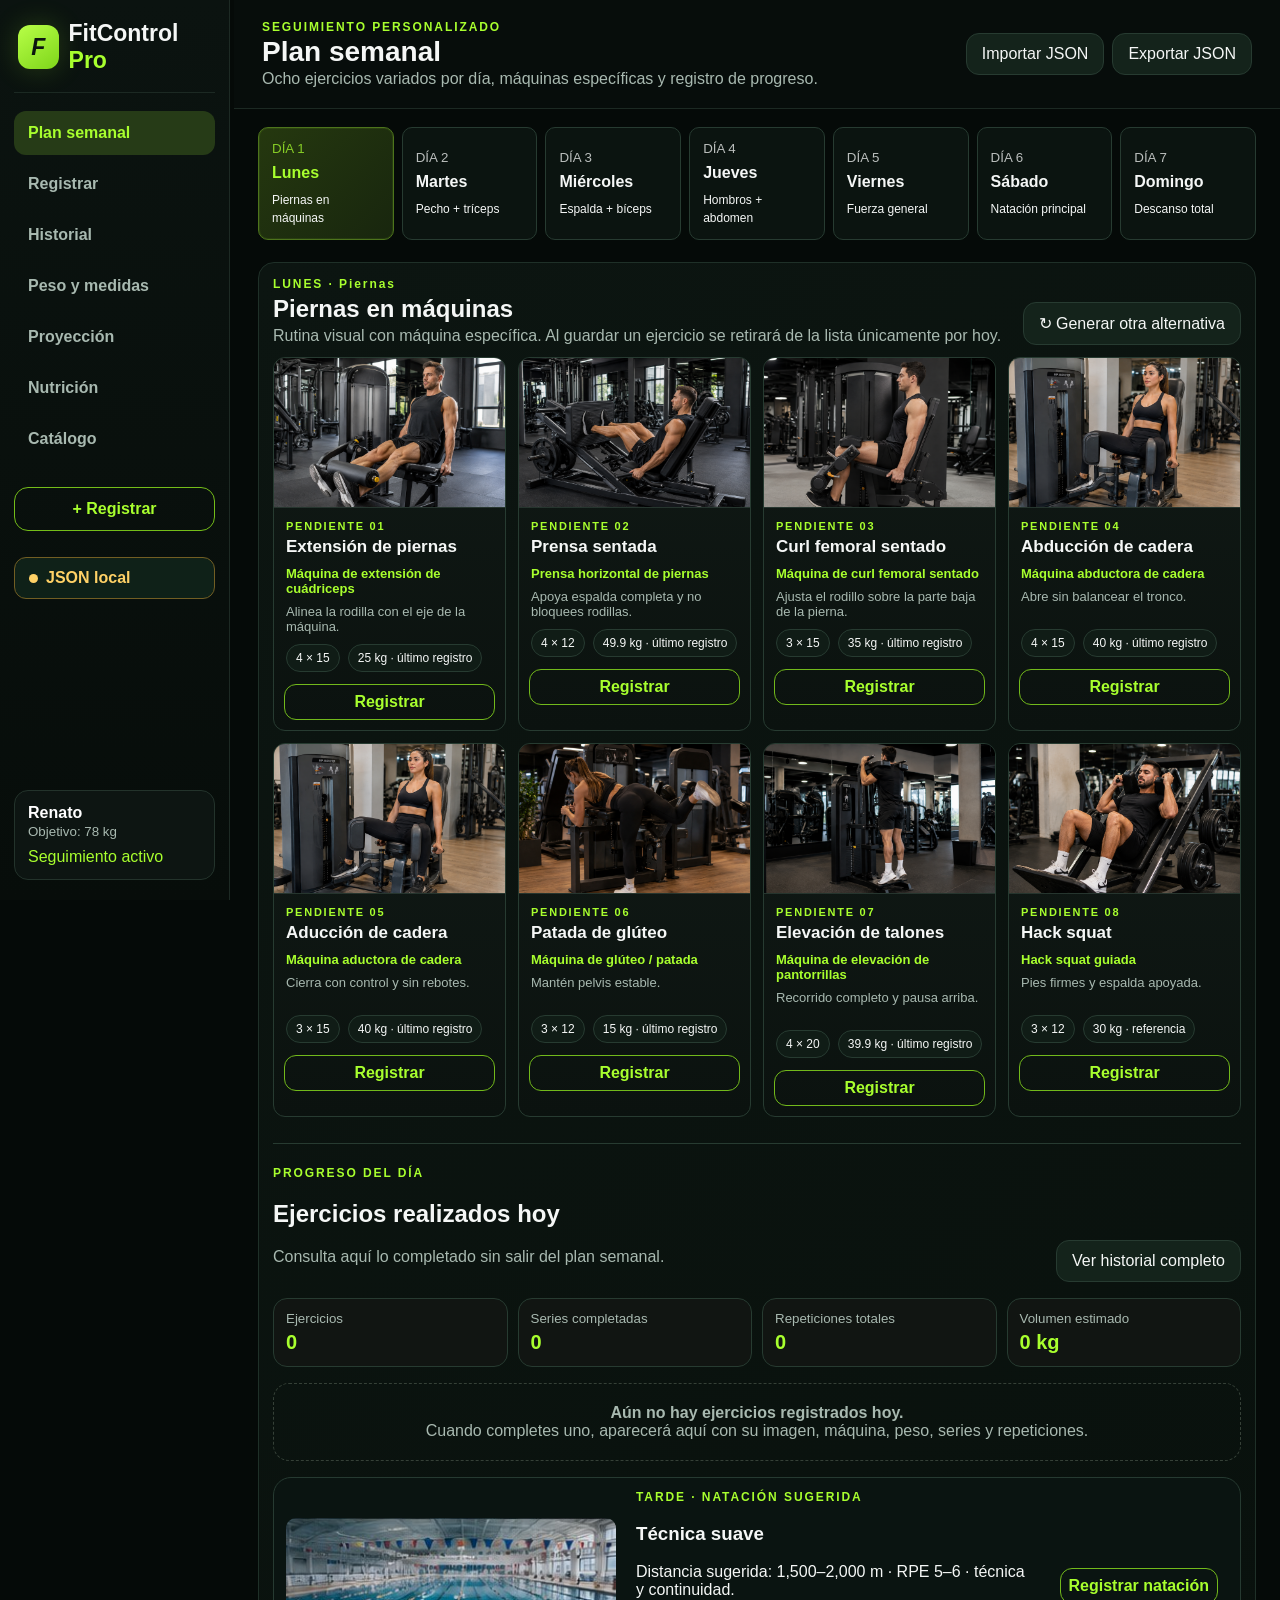
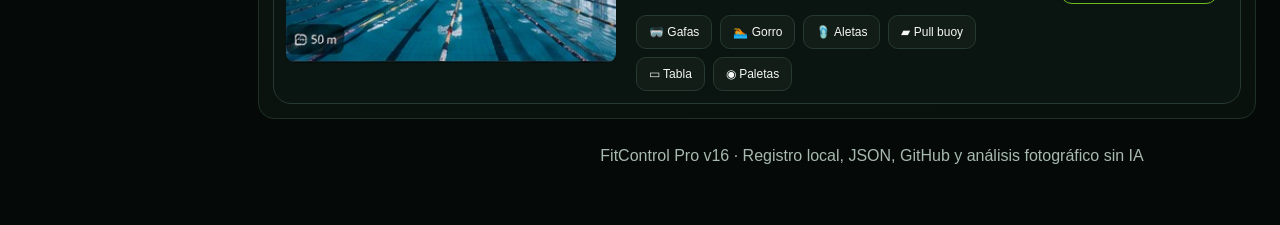
<file: index.html>
<!doctype html>
<html lang="es">
<head>
<meta charset="utf-8" />
<meta name="viewport" content="width=device-width, initial-scale=1" />
<title>FitControl Pro v16 · Nutrición con análisis local</title>
<style>
:root{--bg:#07100c;--panel:#0e1914;--panel2:#122019;--line:#273b31;--text:#f5f7f6;--muted:#a8b9b0;--lime:#a8ff2e;--cyan:#4cc9ff;--warn:#ffd166;--bad:#ff6b6b}
*{box-sizing:border-box}body{margin:0;background:radial-gradient(circle at top,#102219 0,#07100c 42%);color:var(--text);font-family:Inter,Segoe UI,Arial,sans-serif}.app{max-width:1500px;margin:auto;padding:18px}.top{position:sticky;top:0;z-index:5;display:flex;gap:20px;align-items:center;justify-content:space-between;background:rgba(8,18,13,.94);backdrop-filter:blur(14px);border:1px solid var(--line);border-radius:22px;padding:14px 18px}.brand{display:flex;align-items:center;gap:10px;font-size:23px;font-weight:800}.logo{display:grid;place-items:center;background:var(--lime);color:#0b150f;width:44px;height:44px;border-radius:12px;font-style:italic}.brand b{color:var(--lime)}nav{display:flex;gap:8px;flex-wrap:wrap}button{font:inherit}.navbtn,.ghost,.primary,.daybtn{border:0;cursor:pointer}.navbtn{background:transparent;color:var(--muted);padding:11px 14px;border-radius:12px;font-weight:700}.navbtn.active,.navbtn:hover{background:#1a2a21;color:var(--lime)}.primary{background:var(--lime);color:#08110c;padding:12px 18px;border-radius:14px;font-weight:900}.ghost{background:#14231b;color:var(--text);border:1px solid var(--line);padding:11px 15px;border-radius:13px}.hero{margin:28px 0 18px;display:flex;justify-content:space-between;gap:20px;align-items:end}.eyebrow{color:var(--lime);font-size:12px;letter-spacing:.16em;font-weight:900}.hero h1{font-size:clamp(30px,5vw,54px);margin:8px 0}.hero p{color:var(--muted);max-width:760px}.notice{background:#13271a;border:1px solid #2e6137;padding:13px 16px;border-radius:14px;margin:14px 0}.hidden{display:none!important}.days{display:grid;grid-template-columns:repeat(7,minmax(120px,1fr));gap:10px;overflow:auto;padding-bottom:4px}.daybtn{min-width:130px;text-align:left;background:var(--panel);border:1px solid var(--line);color:var(--text);padding:14px;border-radius:16px}.daybtn.active{background:var(--lime);color:#07100c}.daybtn small{display:block;opacity:.75}.daybtn strong{display:block;margin:8px 0}.daybtn span{font-size:12px}.panel{background:linear-gradient(145deg,var(--panel),#0a1510);border:1px solid var(--line);border-radius:24px;padding:22px;margin-top:18px}.sectionhead{display:flex;justify-content:space-between;align-items:end;gap:18px;margin-bottom:18px}.sectionhead h2{margin:4px 0;font-size:30px}.sectionhead p{color:var(--muted);margin:0}.exercise-grid{display:grid;grid-template-columns:repeat(2,minmax(0,1fr));gap:14px}.exercise{display:grid;grid-template-columns:150px 1fr auto;gap:15px;align-items:center;background:var(--panel2);border:1px solid var(--line);border-radius:18px;overflow:hidden;padding:12px}.machine-art{height:132px;background:#0a120e;border:1px solid #24402f;border-radius:14px;display:grid;place-items:center;position:relative;overflow:hidden}.machine-art svg{width:100%;height:100%}.machine-label{position:absolute;bottom:6px;left:6px;right:6px;background:rgba(2,8,5,.82);font-size:11px;padding:5px 7px;border-radius:8px;text-align:center}.exercise h3{margin:0 0 4px}.machine-name{color:var(--lime);font-weight:800;font-size:13px}.exercise p{color:var(--muted);font-size:13px;margin:8px 0}.dose{display:flex;gap:8px;flex-wrap:wrap}.chip{border:1px solid var(--line);background:#101c16;border-radius:999px;padding:6px 9px;font-size:12px}.register-one{background:transparent;color:var(--lime);border:1px solid #72b91b;border-radius:12px;padding:10px 12px;font-weight:800;cursor:pointer}.swim{margin-top:16px;border:1px solid #23617b;background:#0d1d21;padding:18px;border-radius:18px}.tabsline{display:flex;gap:10px;flex-wrap:wrap;margin-bottom:18px}.cardgrid{display:grid;grid-template-columns:repeat(4,minmax(0,1fr));gap:12px}.metric{background:var(--panel2);border:1px solid var(--line);padding:16px;border-radius:16px}.metric span{color:var(--muted);font-size:12px}.metric strong{display:block;font-size:28px;margin-top:8px}.form-grid{display:grid;grid-template-columns:repeat(4,minmax(0,1fr));gap:14px}.form-grid label{display:flex;flex-direction:column;gap:7px;font-size:13px;font-weight:800}.form-grid input,.form-grid select,.form-grid textarea{width:100%;background:#0a1510;color:var(--text);border:1px solid var(--line);border-radius:12px;padding:12px}.wide{grid-column:1/-1}.conditional{display:contents}.history{display:grid;gap:10px}.histrow{display:grid;grid-template-columns:130px 1fr repeat(4,110px);gap:12px;align-items:center;border:1px solid var(--line);background:var(--panel2);border-radius:15px;padding:12px}.histrow small,.muted{color:var(--muted)}.projection-grid{display:grid;grid-template-columns:1.2fr .8fr;gap:16px}.tablewrap{overflow:auto}.table{width:100%;border-collapse:collapse}.table th,.table td{padding:11px;border-bottom:1px solid var(--line);text-align:left}.status{font-weight:900}.on{color:var(--lime)}.above{color:var(--cyan)}.below{color:var(--warn)}.flat{color:var(--bad)}.measure-grid{display:grid;grid-template-columns:repeat(3,minmax(0,1fr));gap:12px}.photo-pair{display:grid;grid-template-columns:1fr 1fr;gap:12px}.photo-box{min-height:200px;border:1px dashed #4d6a5a;border-radius:16px;display:grid;place-items:center;overflow:hidden}.photo-box img{max-width:100%;max-height:300px}.footer{color:var(--muted);text-align:center;padding:28px}.help{font-size:12px;color:var(--muted)}
@media(max-width:1000px){.exercise-grid,.projection-grid{grid-template-columns:1fr}.form-grid{grid-template-columns:repeat(2,1fr)}.cardgrid{grid-template-columns:repeat(2,1fr)}.histrow{grid-template-columns:1fr 1fr}.exercise{grid-template-columns:125px 1fr}.exercise .register-one{grid-column:1/-1}.measure-grid{grid-template-columns:repeat(2,1fr)}}
@media(max-width:650px){.app{padding:9px}.top{align-items:flex-start;flex-direction:column}.hero{align-items:flex-start;flex-direction:column}.form-grid,.cardgrid,.measure-grid,.photo-pair{grid-template-columns:1fr}.exercise{grid-template-columns:1fr}.machine-art{height:185px}.histrow{grid-template-columns:1fr}.sectionhead{align-items:flex-start;flex-direction:column}}

/* v9 visual redesign */
body{background:#050a08;font-family:Inter,Segoe UI,Arial,sans-serif}.app{max-width:none;margin:0;padding:0 24px 32px 258px;min-height:100vh}.top{position:fixed;left:0;top:0;bottom:0;width:230px;z-index:20;display:flex;flex-direction:column;align-items:stretch;justify-content:flex-start;gap:18px;background:linear-gradient(180deg,#0b1310,#070d0a);border:0;border-right:1px solid #1d2a24;border-radius:0;padding:20px 14px}.brand{padding:0 4px 18px;border-bottom:1px solid #1c2923}.logo{background:linear-gradient(145deg,#b8ff47,#7ed51a);box-shadow:0 0 28px rgba(168,255,46,.18)}nav{display:flex;flex-direction:column;gap:7px}.navbtn{text-align:left;width:100%;padding:13px 14px}.navbtn.active,.navbtn:hover{background:#263b17;color:var(--lime)}#quickAdd{margin-top:8px;background:transparent;border:1px solid #74bd19;color:var(--lime)}.hero{margin:0 -24px 18px;padding:20px 28px;border-bottom:1px solid #1c2923;background:#070d0b;align-items:center}.hero h1{font-size:28px;margin:2px 0}.hero p{margin:0}.notice{margin:16px 0}.panel{background:linear-gradient(145deg,#0c1511,#09110d);border:1px solid #1f3028;border-radius:16px;padding:14px}.days{grid-template-columns:repeat(7,minmax(130px,1fr));gap:8px}.daybtn{border-radius:10px;padding:13px;background:#0b1410}.daybtn.active{background:linear-gradient(135deg,#25380f,#18260e);color:var(--text);border-color:#4d741c;box-shadow:inset 0 0 0 1px rgba(168,255,46,.08)}.daybtn.active strong,.daybtn.active small{color:var(--lime)}.sectionhead{margin-bottom:12px}.sectionhead h2{font-size:24px}.exercise-grid{grid-template-columns:repeat(4,minmax(0,1fr));gap:12px}.exercise{display:flex;flex-direction:column;align-items:stretch;gap:0;padding:0;background:linear-gradient(180deg,#111a16,#0b120f);border-radius:12px;overflow:hidden;min-width:0}.machine-art{height:150px;border:0;border-bottom:1px solid #26352e;border-radius:0;background:#070b09}.machine-art img{width:100%;height:100%;object-fit:cover;display:block}.machine-label{display:none}.exercise-content{padding:12px;display:flex;flex-direction:column;gap:5px;min-height:150px}.exercise .eyebrow{font-size:11px}.exercise h3{font-size:17px}.exercise p{min-height:32px;margin:3px 0}.register-one{margin:0 10px 10px;width:calc(100% - 20px);padding:8px}.swim{display:grid;grid-template-columns:330px 1fr auto;gap:20px;align-items:center;background:#0a1411;border:1px solid #263a31;padding:12px}.swim-photo{width:100%;height:145px;object-fit:cover;border-radius:10px}.swim-tools{display:flex;gap:8px;flex-wrap:wrap}.swim-tool{background:#121d18;border:1px solid #263a31;border-radius:10px;padding:9px 12px;font-size:12px}.cardgrid{grid-template-columns:repeat(4,minmax(0,1fr))}.panel h2,.exercise h3{font-weight:800}.footer{margin-left:230px}.profile-card{margin-top:auto;border:1px solid #23332b;border-radius:14px;padding:13px;background:#0d1512;color:#fff}.profile-card strong{display:block}.profile-card small{color:var(--muted)}
@media(max-width:1150px){.exercise-grid{grid-template-columns:repeat(2,minmax(0,1fr))}.swim{grid-template-columns:260px 1fr}.swim .register-one{grid-column:1/-1}}
@media(max-width:800px){.app{padding:0 12px 24px}.top{position:sticky;width:auto;height:auto;flex-direction:row;flex-wrap:wrap;border-right:0;border-bottom:1px solid #1d2a24;padding:10px}.brand{border:0;padding:0}nav{flex-direction:row;overflow:auto}.profile-card{display:none}.hero{margin:0 -12px 14px}.exercise-grid{grid-template-columns:1fr}.swim{grid-template-columns:1fr}.days{display:flex}.footer{margin-left:0}}


.history-tools{display:grid;grid-template-columns:180px 1fr;gap:10px;margin-bottom:14px}.hist-actions{display:flex;gap:7px;flex-wrap:wrap}.smallbtn{background:#14231b;color:var(--text);border:1px solid var(--line);border-radius:9px;padding:7px 9px;cursor:pointer}.smallbtn.danger{color:#ff8f8f;border-color:#613333}.nutrition-grid{display:grid;grid-template-columns:repeat(4,minmax(0,1fr));gap:12px}.progressbar{height:10px;background:#26352e;border-radius:99px;overflow:hidden;margin-top:8px}.progressbar i{display:block;height:100%;background:var(--lime)}.meal-list{display:grid;gap:10px;margin-top:16px}.meal{display:grid;grid-template-columns:140px 1fr repeat(5,90px) auto;gap:10px;align-items:center;padding:12px;border:1px solid var(--line);border-radius:12px;background:var(--panel2)}
@media(max-width:1000px){.meal{grid-template-columns:1fr 1fr}.nutrition-grid{grid-template-columns:repeat(2,1fr)}}@media(max-width:650px){.history-tools,.nutrition-grid,.meal{grid-template-columns:1fr}}

.mobile-header,.menu-backdrop{display:none}
@media(max-width:800px){
  body.menu-open{overflow:hidden}
  .mobile-header{display:flex;position:sticky;top:0;z-index:40;height:64px;align-items:center;justify-content:space-between;padding:10px 14px;background:rgba(7,13,11,.97);backdrop-filter:blur(12px);border-bottom:1px solid #1d2a24}
  .mobile-brand{display:flex;align-items:center;gap:10px;font-size:19px;font-weight:900}
  .mobile-logo{display:grid;place-items:center;width:40px;height:40px;border-radius:11px;background:linear-gradient(145deg,#b8ff47,#7ed51a);color:#07100c;font-weight:950;font-style:italic}
  .mobile-brand b{color:var(--lime)}
  .menu-toggle,.menu-close{display:grid;place-items:center;width:44px;height:44px;border:1px solid #31513e;border-radius:12px;background:#101b16;color:var(--text);font-size:24px;cursor:pointer}
  .top{position:fixed;left:0;top:0;bottom:0;width:min(84vw,330px);height:100dvh;z-index:60;display:flex;flex-direction:column;flex-wrap:nowrap;align-items:stretch;overflow-y:auto;border-right:1px solid #2a3b32;border-bottom:0;padding:18px 14px;transform:translateX(-105%);transition:transform .25s ease;box-shadow:18px 0 50px rgba(0,0,0,.45)}
  .top.open{transform:translateX(0)}
  .top .brand{display:flex;justify-content:space-between;align-items:center;padding:0 2px 16px;border-bottom:1px solid #1c2923}
  .top .brand::after{content:'×';display:grid;place-items:center;width:38px;height:38px;border:1px solid #31513e;border-radius:10px;color:var(--text);font-size:27px;line-height:1;cursor:pointer}
  .top nav{display:flex;flex-direction:column;overflow:visible;gap:7px;width:100%}
  .top .navbtn{width:100%;font-size:16px;padding:14px;text-align:left}
  #quickAdd{width:100%;margin:4px 0 0}
  .profile-card{display:block;margin-top:auto}
  .menu-backdrop{display:block;position:fixed;inset:0;z-index:50;background:rgba(0,0,0,.58);opacity:0;visibility:hidden;transition:opacity .25s ease,visibility .25s ease}
  .menu-backdrop.show{opacity:1;visibility:visible}
  .app{padding:0 12px 24px}
  .hero{margin:0 -12px 14px;padding:18px 16px}
  .days{display:flex;overflow-x:auto;scroll-snap-type:x mandatory;padding-bottom:8px}
  .daybtn{min-width:170px;scroll-snap-align:start}
  .exercise-grid{grid-template-columns:1fr}
  .exercise{grid-template-columns:125px 1fr;display:grid;padding:10px;gap:12px}
  .machine-art{height:120px;border-radius:12px;border:1px solid #26352e}
  .exercise-content{padding:0;min-height:0}
  .register-one{grid-column:1/-1;margin:0;width:100%}
  .swim{grid-template-columns:1fr}
  .cardgrid,.form-grid,.measure-grid,.photo-pair,.nutrition-grid,.meal{grid-template-columns:1fr}
  .sectionhead{align-items:flex-start;flex-direction:column}
  .panel{padding:12px}
  .histrow{grid-template-columns:1fr}
  .footer{margin-left:0}
}
@media(max-width:480px){
  .exercise{grid-template-columns:1fr}
  .machine-art{height:190px}
  .exercise-content{padding:2px 2px 0}
  .hero h1{font-size:27px}
  .sectionhead h2{font-size:22px}
}

.machine-art{position:relative;overflow:hidden;background:#07110d}.machine-art img{width:100%;height:100%;object-fit:cover;object-position:center;display:block}.machine-art.image-error::after{content:"Imagen pendiente";position:absolute;inset:auto 8px 8px 8px;background:#b42318;color:#fff;padding:6px 8px;border-radius:8px;font-size:12px;text-align:center}

/* v12 catálogo editable de ejercicios */
.catalog-toolbar{display:grid;grid-template-columns:1fr 220px auto;gap:10px;margin-bottom:14px}
.catalog-grid{display:grid;grid-template-columns:repeat(3,minmax(0,1fr));gap:14px}
.catalog-card{background:linear-gradient(180deg,#101a15,#0a120f);border:1px solid var(--line);border-radius:14px;overflow:hidden;display:flex;flex-direction:column}
.catalog-card img{width:100%;height:180px;object-fit:cover;background:#080d0a}
.catalog-card-body{padding:13px;display:flex;flex-direction:column;gap:7px;flex:1}
.catalog-card h3{margin:0;font-size:18px}.catalog-card .meta{color:var(--lime);font-weight:800;font-size:13px}
.catalog-actions{display:flex;gap:8px;margin-top:auto}.catalog-actions button{flex:1}
.catalog-form{display:grid;grid-template-columns:repeat(3,minmax(0,1fr));gap:12px}
.catalog-form label{display:flex;flex-direction:column;gap:6px;font-size:13px;font-weight:800}
.catalog-form input,.catalog-form select,.catalog-form textarea{width:100%;background:#0a1510;color:var(--text);border:1px solid var(--line);border-radius:12px;padding:11px}
.catalog-image-preview{min-height:180px;border:1px dashed #4d6a5a;border-radius:14px;display:grid;place-items:center;overflow:hidden;background:#08100c}
.catalog-image-preview img{width:100%;height:220px;object-fit:cover}
.day-checks{display:flex;gap:10px;flex-wrap:wrap}.day-checks label{display:flex;flex-direction:row;align-items:center;font-weight:600}
.catalog-note{padding:10px 12px;border-radius:10px;background:#13271a;border:1px solid #2e6137;color:var(--muted);font-size:13px}
@media(max-width:1100px){.catalog-grid{grid-template-columns:repeat(2,minmax(0,1fr))}.catalog-form{grid-template-columns:repeat(2,minmax(0,1fr))}}
@media(max-width:700px){.catalog-toolbar,.catalog-grid,.catalog-form{grid-template-columns:1fr}.catalog-card img{height:220px}}

/* v12.1 catálogo ajustado */
.catalog-shell{display:grid;gap:14px}
.catalog-stats{display:grid;grid-template-columns:repeat(4,minmax(0,1fr));gap:10px}
.catalog-stat{background:#0b1511;border:1px solid var(--line);border-radius:13px;padding:12px}.catalog-stat span{display:block;color:var(--muted);font-size:12px}.catalog-stat strong{display:block;font-size:22px;color:var(--lime);margin-top:3px}
.catalog-toolbar{display:grid!important;grid-template-columns:minmax(260px,1fr) 210px 190px auto!important;gap:10px;align-items:center;padding:12px;background:#0a120f;border:1px solid var(--line);border-radius:14px;position:sticky;top:14px;z-index:3;margin:0!important}
.catalog-toolbar input,.catalog-toolbar select{width:100%;background:#08110d;color:var(--text);border:1px solid var(--line);border-radius:11px;padding:11px 12px}
.catalog-grid{display:grid!important;grid-template-columns:repeat(4,minmax(0,1fr))!important;gap:12px!important}
.catalog-card{min-width:0;transition:.18s ease}.catalog-card:hover{border-color:#52772a;transform:translateY(-2px)}
.catalog-card-media{position:relative;aspect-ratio:16/9;background:#080d0a;overflow:hidden}.catalog-card-media img{width:100%;height:100%;object-fit:cover;display:block}.catalog-card-badge{position:absolute;left:9px;top:9px;background:rgba(5,12,8,.88);border:1px solid #5b8a22;color:var(--lime);border-radius:999px;padding:5px 8px;font-size:11px;font-weight:900}
.catalog-card-body{min-height:190px!important;padding:12px!important}.catalog-card h3{font-size:17px!important;line-height:1.2}.catalog-card .meta{font-size:12px!important;min-height:30px}.catalog-card small{color:var(--muted);line-height:1.35;display:-webkit-box;-webkit-line-clamp:2;-webkit-box-orient:vertical;overflow:hidden}
.catalog-days-mini{display:flex;gap:4px;flex-wrap:wrap}.catalog-days-mini span{font-size:10px;padding:4px 6px;border:1px solid var(--line);border-radius:999px;color:var(--muted)}
.catalog-actions{display:grid!important;grid-template-columns:1fr auto;gap:8px}.catalog-actions button{min-height:38px}
.catalog-empty{grid-column:1/-1;text-align:center;padding:42px;border:1px dashed var(--line);border-radius:14px;color:var(--muted)}
.catalog-modal{position:fixed!important;inset:0!important;z-index:80!important;margin:0!important;border:0!important;border-radius:0!important;background:rgba(1,6,3,.76)!important;backdrop-filter:blur(8px);padding:18px!important;display:grid;place-items:center;overflow:auto}
.catalog-modal-card{width:min(980px,100%);max-height:calc(100vh - 36px);overflow:auto;background:linear-gradient(145deg,#0f1b15,#08110d);border:1px solid #345140;border-radius:20px;padding:18px;box-shadow:0 28px 90px rgba(0,0,0,.55)}
.catalog-form{grid-template-columns:repeat(2,minmax(0,1fr))!important}.catalog-form .wide{grid-column:1/-1}.catalog-image-row{display:grid;grid-template-columns:1fr 1fr;gap:12px;grid-column:1/-1}.catalog-image-preview{min-height:210px}.catalog-image-preview img{height:230px!important}
.day-checks{display:grid!important;grid-template-columns:repeat(4,minmax(0,1fr));gap:8px}.day-checks label{cursor:pointer}.day-checks label:has(input:checked){border-color:#6da526;background:#1b2c13;color:var(--lime)}
@media(max-width:1300px){.catalog-grid{grid-template-columns:repeat(3,minmax(0,1fr))!important}}
@media(max-width:1050px){.catalog-grid{grid-template-columns:repeat(2,minmax(0,1fr))!important}.catalog-toolbar{grid-template-columns:1fr 1fr!important}.catalog-stats{grid-template-columns:repeat(2,1fr)}}
@media(max-width:700px){.catalog-toolbar,.catalog-grid,.catalog-form,.catalog-image-row,.day-checks{grid-template-columns:1fr!important}.catalog-stats{grid-template-columns:1fr 1fr}.catalog-toolbar{position:static}.catalog-modal{padding:0!important;place-items:stretch}.catalog-modal-card{max-height:none;min-height:100vh;border-radius:0;padding:14px}.catalog-card-body{min-height:0!important}}

.today-completed{margin-top:26px;border-top:1px solid var(--line);padding-top:22px}
.today-completed-head{display:flex;justify-content:space-between;align-items:flex-end;gap:16px;margin-bottom:16px}
.today-summary{display:grid;grid-template-columns:repeat(4,minmax(0,1fr));gap:10px;margin-bottom:16px}
.today-stat{background:#111512;border:1px solid var(--line);border-radius:14px;padding:12px}
.today-stat small{display:block;color:var(--muted);margin-bottom:5px}.today-stat strong{font-size:1.25rem;color:var(--lime)}
.today-grid{display:grid;grid-template-columns:repeat(2,minmax(0,1fr));gap:14px}
.today-card{display:grid;grid-template-columns:150px 1fr;overflow:hidden;border:1px solid var(--line);border-radius:18px;background:#111512}
.today-card-media{min-height:150px;background:#090b09}.today-card-media img{width:100%;height:100%;object-fit:cover;display:block}
.today-card-body{padding:15px;display:flex;flex-direction:column;gap:8px}.today-card-body h3{margin:0}.today-machine{color:var(--lime);font-weight:700;font-size:.92rem}
.today-details{display:flex;flex-wrap:wrap;gap:7px}.today-detail{border:1px solid #2d352f;background:#171c18;border-radius:999px;padding:6px 9px;font-size:.82rem}
.today-time{color:var(--muted);font-size:.82rem}.today-empty{padding:20px;text-align:center;border:1px dashed #354037;border-radius:16px;color:var(--muted)}
@media(max-width:900px){.today-summary{grid-template-columns:repeat(2,1fr)}.today-grid{grid-template-columns:1fr}}
@media(max-width:560px){.today-completed-head{align-items:flex-start;flex-direction:column}.today-card{grid-template-columns:1fr}.today-card-media{height:210px}.today-summary{grid-template-columns:1fr 1fr}}


/* v13 sincronización en la nube */
.cloud-btn{margin-top:8px;background:#0f2118;color:var(--lime);border:1px solid #3b6d3f;padding:11px 14px;border-radius:12px;font-weight:800;cursor:pointer;text-align:left}
.cloud-btn.synced{border-color:#79c72a;background:#17280f}.cloud-btn.offline{color:var(--warn);border-color:#725e23}.cloud-dot{display:inline-block;width:9px;height:9px;border-radius:50%;background:currentColor;margin-right:8px}
.cloud-modal{position:fixed;inset:0;z-index:120;background:rgba(0,0,0,.72);display:grid;place-items:center;padding:16px}.cloud-card{width:min(520px,100%);background:#0d1712;border:1px solid #31513e;border-radius:20px;padding:22px}.cloud-card h2{margin:0 0 8px}.cloud-card p{color:var(--muted)}.cloud-form{display:grid;gap:12px}.cloud-form label{display:grid;gap:6px;font-weight:800;font-size:13px}.cloud-form input{width:100%;background:#07100c;color:var(--text);border:1px solid var(--line);border-radius:12px;padding:12px}.cloud-actions{display:flex;gap:9px;flex-wrap:wrap}.cloud-actions button{flex:1;min-width:120px}.cloud-status{padding:11px;border:1px solid var(--line);background:#101d16;border-radius:12px;font-size:13px}.cloud-user{font-weight:900;color:var(--lime)}
@media(max-width:800px){.cloud-btn{width:100%}}


/* v14 · Persistencia JSON local y sincronización GitHub */
.storage-btn{margin-top:8px;background:#0f2118;color:var(--lime);border:1px solid #3b6d3f;padding:11px 14px;border-radius:12px;font-weight:800;cursor:pointer;text-align:left}.storage-btn.synced{border-color:#79c72a;background:#17280f}.storage-btn.offline{color:var(--warn);border-color:#725e23}.storage-dot{display:inline-block;width:9px;height:9px;border-radius:50%;background:currentColor;margin-right:8px}
.storage-modal{position:fixed;inset:0;z-index:120;background:rgba(0,0,0,.76);display:grid;place-items:center;padding:16px;overflow:auto}.storage-card{width:min(760px,100%);max-height:calc(100vh - 32px);overflow:auto;background:#0d1712;border:1px solid #31513e;border-radius:20px;padding:22px}.storage-grid{display:grid;grid-template-columns:1fr 1fr;gap:14px}.storage-section{border:1px solid var(--line);border-radius:15px;padding:15px;background:#0a130f}.storage-section h3{margin:0 0 7px}.storage-form{display:grid;grid-template-columns:1fr 1fr;gap:10px}.storage-form label{display:grid;gap:6px;font-weight:800;font-size:13px}.storage-form input{width:100%;background:#07100c;color:var(--text);border:1px solid var(--line);border-radius:11px;padding:11px}.storage-actions{display:flex;gap:9px;flex-wrap:wrap;margin-top:12px}.storage-actions button{flex:1;min-width:135px}.storage-status{padding:11px;border:1px solid var(--line);background:#101d16;border-radius:12px;font-size:13px;margin-bottom:14px}.storage-note{font-size:12px;color:var(--muted);line-height:1.45}.storage-note strong{color:var(--warn)}
.hero-actions{display:flex;gap:8px;flex-wrap:wrap}.hist-actions{display:flex;gap:7px;flex-wrap:wrap;justify-content:flex-end}.histrow{grid-template-columns:130px minmax(220px,1fr) repeat(4,110px) 110px}.histrow .smallbtn{padding:7px 9px}.edit-banner{border:1px solid #6f9d2a;background:#17240f;color:var(--lime);padding:10px 12px;border-radius:12px;margin-bottom:14px;display:flex;justify-content:space-between;gap:10px;align-items:center}.sync-badge{display:inline-flex;align-items:center;gap:7px;padding:5px 9px;border-radius:999px;background:#16231c;border:1px solid var(--line);font-size:12px}.sync-badge.ok{color:var(--lime);border-color:#4f7628}.sync-badge.warn{color:var(--warn);border-color:#725e23}
@media(max-width:1100px){.storage-grid{grid-template-columns:1fr}.histrow{grid-template-columns:1fr 1fr}.hist-actions{justify-content:flex-start}}
@media(max-width:650px){.storage-form,.histrow{grid-template-columns:1fr}.storage-card{padding:14px;border-radius:14px}.hero-actions{width:100%}.hero-actions button{flex:1}}


/* v16 · análisis nutricional local por fotografía */
.ai-nutrition-shell{display:grid;grid-template-columns:minmax(280px,.9fr) minmax(340px,1.1fr);gap:16px;margin-bottom:18px}.ai-photo-card,.ai-result-card{background:linear-gradient(145deg,#101b16,#0a120e);border:1px solid var(--line);border-radius:18px;padding:16px}.ai-photo-drop{position:relative;min-height:270px;border:1px dashed #52735f;border-radius:16px;background:#07100c;display:grid;place-items:center;overflow:hidden;text-align:center}.ai-photo-drop img{width:100%;height:100%;min-height:270px;max-height:420px;object-fit:contain;background:#050a08}.ai-photo-placeholder{padding:24px;color:var(--muted)}.ai-photo-placeholder strong{display:block;color:var(--text);font-size:18px;margin:8px 0}.ai-photo-actions{display:flex;gap:10px;flex-wrap:wrap;margin-top:12px}.ai-photo-actions label{cursor:pointer}.ai-config{display:grid;grid-template-columns:1fr auto;gap:9px;align-items:end;margin-top:14px}.ai-config label{display:flex;flex-direction:column;gap:7px;font-size:12px;font-weight:800}.ai-config input,.ai-context{width:100%;background:#07100c;color:var(--text);border:1px solid var(--line);border-radius:11px;padding:11px}.ai-status{margin-top:12px;padding:10px 12px;border-radius:12px;background:#111c17;border:1px solid var(--line);color:var(--muted);font-size:13px}.ai-status.ok{color:var(--lime);border-color:#4f7628}.ai-status.error{color:#ff9999;border-color:#733737}.ai-status.loading{color:var(--cyan);border-color:#2d6579}.ai-result-empty{min-height:270px;display:grid;place-items:center;text-align:center;color:var(--muted);padding:24px}.ai-result-header{display:flex;justify-content:space-between;gap:12px;align-items:flex-start}.ai-result-header h3{margin:3px 0 0;font-size:24px}.ai-confidence{border:1px solid #4f7628;color:var(--lime);border-radius:999px;padding:6px 10px;font-size:12px;white-space:nowrap}.ai-macro-grid{display:grid;grid-template-columns:repeat(4,1fr);gap:9px;margin:14px 0}.ai-macro{background:#08120d;border:1px solid var(--line);border-radius:12px;padding:11px}.ai-macro span{display:block;color:var(--muted);font-size:11px}.ai-macro strong{display:block;margin-top:5px;font-size:20px}.ai-components{display:flex;gap:7px;flex-wrap:wrap;margin:10px 0}.ai-component{border:1px solid var(--line);background:#101c16;border-radius:999px;padding:6px 9px;font-size:12px}.ai-warning{font-size:12px;color:var(--muted);border-left:3px solid var(--warn);padding-left:10px;margin-top:12px}.ai-hidden-input{display:none}.ai-badge{display:inline-flex;align-items:center;border:1px solid #36708a;color:var(--cyan);border-radius:999px;padding:3px 7px;font-size:10px;font-weight:900}.meal{grid-template-columns:100px minmax(160px,1fr) repeat(5,minmax(75px,auto)) auto}.meal-detail{display:block;color:var(--muted);font-size:11px;margin-top:4px}.nutrition-form-note{margin-top:9px;color:var(--muted);font-size:12px}
@media(max-width:1000px){.ai-nutrition-shell{grid-template-columns:1fr}.ai-macro-grid{grid-template-columns:repeat(2,1fr)}.meal{grid-template-columns:1fr 1fr}}
@media(max-width:650px){.ai-config{grid-template-columns:1fr}.ai-macro-grid{grid-template-columns:1fr 1fr}.ai-photo-drop,.ai-result-empty{min-height:220px}.ai-photo-drop img{min-height:220px}.meal{grid-template-columns:1fr}}

</style>
</head>
<body>
<div class="app">
<div class="mobile-header"><div class="mobile-brand"><span class="mobile-logo">F</span><span>FitControl <b>Pro</b></span></div><button class="menu-toggle" id="menuToggle" aria-label="Abrir menú" aria-expanded="false">☰</button></div><div class="menu-backdrop" id="menuBackdrop"></div><header class="top" id="sideMenu"><div class="brand"><span class="logo">F</span><span>FitControl <b>Pro</b></span></div><nav id="nav"></nav><button class="primary" id="quickAdd">+ Registrar</button><button class="storage-btn offline" id="storageAccountBtn" type="button"><span class="storage-dot"></span><span id="storageButtonText">JSON local</span></button><div class="profile-card"><strong>Renato</strong><small>Objetivo: 78 kg</small><div style="margin-top:8px;color:var(--lime)">Seguimiento activo</div></div></header>
<div id="notice" class="notice hidden"></div>
<section class="hero"><div><div class="eyebrow">SEGUIMIENTO PERSONALIZADO</div><h1 id="pageTitle">Plan semanal</h1><p id="pageSub">Ocho ejercicios variados por día, máquinas específicas y registro de progreso.</p></div><div class="hero-actions"><button class="ghost" id="importBtn" type="button">Importar JSON</button><button class="ghost" id="exportBtn" type="button">Exportar JSON</button></div></section>
<main>
<section id="view-plan" class="view">
<div class="days" id="dayTabs"></div>
<div class="panel"><div class="sectionhead"><div><div class="eyebrow" id="dayEyebrow"></div><h2 id="dayTitle"></h2><p id="dayDesc"></p></div><button class="ghost" id="altBtn">↻ Generar otra alternativa</button></div><div class="exercise-grid" id="exerciseGrid"></div>
<div class="today-completed" id="todayCompletedSection">
  <div class="today-completed-head"><div><div class="eyebrow">PROGRESO DEL DÍA</div><h2>Ejercicios realizados hoy</h2><p class="muted">Consulta aquí lo completado sin salir del plan semanal.</p></div><button class="ghost" id="openFullHistory" type="button">Ver historial completo</button></div>
  <div class="today-summary" id="todayCompletedSummary"></div>
  <div class="today-grid" id="todayCompletedGrid"></div>
</div>
<div class="swim" id="swimBox"></div></div>
</section>
<section id="view-register" class="view hidden">
<div class="panel"><div class="sectionhead"><div><div class="eyebrow">NUEVA ACTIVIDAD</div><h2>Registro contextual</h2><p>El formulario cambia según fuerza, cardio, natación, movilidad o recuperación.</p></div></div>
<div id="activityEditBanner" class="edit-banner hidden"><span>Editando un registro existente.</span><button class="smallbtn" id="cancelActivityEdit" type="button">Cancelar edición</button></div><form id="activityForm"><div class="form-grid">
<label>Tipo de actividad<select id="activityType"><option>Fuerza</option><option>Cardio</option><option>Natación</option><option>Movilidad</option><option>Recuperación</option></select></label>
<label id="groupLabel">Grupo muscular<select id="muscleGroup"></select></label>
<label>Ejercicio o actividad<select id="exerciseSelect"></select></label>
<label>Máquina o elemento<select id="equipmentSelect"></select></label>
<label>Fecha y hora<input type="datetime-local" id="performedAt"></label>
<div class="conditional force"><label>Series<input type="number" id="sets" min="1" value="3"></label><label>Repeticiones<input type="number" id="reps" min="1" value="12"></label><label>Peso de máquina (kg)<input type="number" id="weightKg" min="0" step="0.5"></label></div>
<div class="conditional cardio"><label>Duración (min)<input type="number" id="duration" min="0"></label><label>Distancia (km)<input type="number" id="distanceKm" step="0.01" min="0"></label><label>Velocidad media (km/h)<input type="number" id="speed" step="0.1" min="0"></label><label>Inclinación / nivel<input type="number" id="incline" step="0.5" min="0"></label><label>Calorías<input type="number" id="calories" min="0"></label><label>FC media<input type="number" id="heartRate" min="0"></label></div>
<div class="conditional swimfields"><label>Duración (min)<input type="number" id="swimDuration" min="0" step="0.01"></label><label>Distancia (m)<input type="number" id="swimDistance" min="0"></label><label>Ritmo /100 m<input type="text" id="pace" placeholder="2:15"></label><label>FC media<input type="number" id="swimHeartRate" min="0"></label><label>Largo piscina (m)<input type="number" id="poolLength" value="50"></label><label>Número de largos<input type="number" id="laps" min="0"></label><label>Calorías activas<input type="number" id="swimCalories" min="0"></label><label>Calorías totales<input type="number" id="swimTotalCalories" min="0"></label><label>Libre (m)<input type="number" id="swimFreeDistance" min="0"></label><label>Pecho (m)<input type="number" id="swimBreastDistance" min="0"></label><label>Espalda (m)<input type="number" id="swimBackDistance" min="0"></label><label>SWOLF promedio<input type="number" id="swolf" min="0"></label><label>SWOLF libre mejor<input type="number" id="swolfFreeBest" min="0"></label><label>SWOLF libre frecuente<input type="text" id="swolfFreeRange" placeholder="34–43"></label><label>SWOLF pecho<input type="text" id="swolfBreastRange" placeholder="55–72; máximo 90"></label></div>
<div class="conditional recovery"><label>Duración (min)<input type="number" id="recoveryDuration" min="0"></label><label>Temperatura aprox. °C<input type="number" id="temperature" min="0"></label><label>Recuperación percibida 1–10<input type="number" id="recoveryScore" min="1" max="10" value="7"></label></div>
<label>Esfuerzo percibido 1–10<input type="number" id="effort" min="1" max="10" value="6"></label>
<label class="wide">Notas<textarea id="notes" rows="3"></textarea></label>
</div><div style="margin-top:18px"><button class="primary" type="submit">Guardar actividad</button></div></form></div>
</section>
<section id="view-history" class="view hidden"><div class="panel"><div class="sectionhead"><div><div class="eyebrow">HISTORIAL ACTIVO</div><h2>Actividades registradas</h2><p>Filtra, busca, edita o elimina registros.</p></div></div><div class="history-tools"><select id="historyType"><option value="">Todos</option><option>Fuerza</option><option>Natación</option><option>Cardio</option><option>Caminadora</option><option>Elíptica</option><option>Recuperación</option><option>Sauna</option></select><input id="historySearch" placeholder="Buscar ejercicio, máquina o detalle..."></div><div class="history" id="historyList"></div></div></section>
<section id="view-body" class="view hidden"><div class="panel"><div class="sectionhead"><div><div class="eyebrow">EVOLUCIÓN CORPORAL</div><h2>Peso y medidas</h2><p>No se precargan valores corporales no confirmados.</p></div></div><form id="measureForm"><div class="measure-grid"><label>Fecha<input type="date" id="measureDate"></label><label>Peso (kg)<input type="number" id="bodyWeight" step="0.1"></label><label>Grasa corporal %<input type="number" id="bodyFat" step="0.1"></label><label>Cintura (cm)<input type="number" id="waist" step="0.1"></label><label>Pecho (cm)<input type="number" id="chest" step="0.1"></label><label>Cadera (cm)<input type="number" id="hips" step="0.1"></label><label>Brazo (cm)<input type="number" id="arm" step="0.1"></label><label>Muslo (cm)<input type="number" id="thigh" step="0.1"></label><label>Estatura (cm)<input type="number" id="heightCm" step="0.1"></label><label>Objetivo de peso (kg)<input type="number" id="targetWeight" step="0.1"></label></div><div style="margin-top:18px"><button class="primary" type="submit">Guardar medición</button></div></form><div class="tablewrap" style="margin-top:22px"><table class="table"><thead><tr><th>Fecha</th><th>Peso</th><th>IMC</th><th>Grasa</th><th>Cintura</th><th>Pecho</th><th>Cadera</th><th>Brazo</th><th>Muslo</th></tr></thead><tbody id="measureRows"></tbody></table></div></div></section>
<section id="view-projection" class="view hidden"><div class="cardgrid" id="projectionMetrics"></div><div class="projection-grid"><div class="panel"><div class="sectionhead"><div><div class="eyebrow">FUERZA POR MÁQUINA</div><h2>Real vs. proyección</h2><p>Se compara la tendencia de cada ejercicio con una progresión orientativa.</p></div></div><div class="tablewrap"><table class="table"><thead><tr><th>Ejercicio</th><th>Primer peso</th><th>Último peso</th><th>Proyección 8 sem.</th><th>Estado</th></tr></thead><tbody id="strengthProjection"></tbody></table></div></div><div class="panel"><div class="sectionhead"><div><div class="eyebrow">CUERPO</div><h2>Proyección corporal</h2></div></div><div id="bodyProjection"></div></div></div></section>
<section id="view-nutrition" class="view hidden">
  <div class="cardgrid" id="nutritionMetrics"></div>
  <div class="panel">
    <div class="sectionhead"><div><div class="eyebrow">ANÁLISIS LOCAL SIN IA</div><h2>Analiza tu plato con Python y OpenCV</h2><p>La fotografía se procesa en tu propio equipo mediante colores, formas y reglas nutricionales. No usa OpenAI, modelos de IA, claves ni servicios externos.</p></div></div>
    <div class="ai-nutrition-shell">
      <div class="ai-photo-card">
        <div class="ai-photo-drop" id="mealPhotoDrop">
          <div class="ai-photo-placeholder" id="mealPhotoPlaceholder"><div style="font-size:42px">📷</div><strong>Fotografía el plato completo</strong><span>Usa buena iluminación, toma la foto desde arriba y procura que se vea el borde del plato.</span></div>
          <img id="mealPhotoPreview" class="hidden" alt="Vista previa del plato">
        </div>
        <input class="ai-hidden-input" type="file" id="mealPhotoInput" accept="image/jpeg,image/png,image/webp" capture="environment">
        <div class="ai-photo-actions"><label class="primary" for="mealPhotoInput">Tomar o elegir foto</label><button class="ghost" id="clearMealPhoto" type="button">Quitar foto</button></div>
        <div class="form-grid" style="margin-top:14px">
          <label>Diámetro del plato (cm)<input id="mealPlateDiameter" type="number" min="15" max="40" step="1" value="26"></label>
          <label>Tamaño de la porción<select id="mealPortionSize"><option value="auto">Automático</option><option value="small">Pequeña</option><option value="medium">Mediana</option><option value="large">Grande</option></select></label>
          <label>Preparación<select id="mealPreparation"><option value="unknown">Sin indicar</option><option value="steamed">Hervido / al vapor</option><option value="grilled">Asado / a la plancha</option><option value="fried">Frito / empanizado</option></select></label>
          <label class="wide">Ingredientes conocidos o contexto<textarea class="ai-context" id="mealAnalysisNotes" rows="3" placeholder="Ej.: pollo a la plancha, arroz, frijoles y ensalada. Las palabras conocidas ayudan a ajustar las reglas locales."></textarea></label>
        </div>
        <div class="ai-photo-actions"><button class="ghost" id="testLocalAnalyzer" type="button">Comprobar motor local</button><button class="primary" id="analyzeMealPhoto" type="button">Analizar con Python</button></div>
        <div class="ai-status" id="mealAnalysisStatus">Ejecuta INICIAR-FITCONTROL-LOCAL.bat y luego selecciona una fotografía.</div>
        <p class="ai-warning">Una fotografía no permite conocer con exactitud el peso, aceite o ingredientes ocultos. El cálculo es orientativo y debe revisarse antes de guardarlo.</p>
      </div>
      <div class="ai-result-card" id="mealAnalysisResultCard">
        <div class="ai-result-empty" id="mealAnalysisEmpty"><div><div style="font-size:40px">🍽️</div><strong>Resultado del análisis local</strong><p>El tipo de plato y los macronutrientes estimados aparecerán aquí y se copiarán al formulario.</p></div></div>
        <div id="mealAnalysisResult" class="hidden"></div>
      </div>
    </div>
    <div class="sectionhead"><div><div class="eyebrow">REGISTRO DIARIO</div><h2>Confirma y guarda el alimento</h2><p>Puedes modificar cualquier valor antes de incorporarlo al archivo JSON.</p></div></div>
    <form id="nutritionForm"><div class="form-grid"><label>Fecha<input type="date" id="nutritionDate"></label><label>Comida<select id="mealType"><option>Desayuno</option><option>Almuerzo</option><option>Cena</option><option>Merienda</option><option>Post-entreno</option></select></label><label>Alimento / plato<input id="foodName" required></label><label>Tipo de plato<input id="foodDishType" placeholder="Ej.: plato mixto"></label><label>Calorías<input type="number" id="foodCalories" min="0"></label><label>Proteína (g)<input type="number" id="foodProtein" min="0" step="0.1"></label><label>Carbohidratos (g)<input type="number" id="foodCarbs" min="0" step="0.1"></label><label>Grasas (g)<input type="number" id="foodFat" min="0" step="0.1"></label><label>Agua (ml)<input type="number" id="foodWater" min="0"></label><label>Confianza del análisis (%)<input type="number" id="foodAnalysisConfidence" min="0" max="100" readonly></label><label class="wide">Detalle / zonas e ingredientes estimados<textarea id="foodAnalysisDetail" rows="2"></textarea></label></div><div style="margin-top:16px"><button class="primary" type="submit">Guardar alimento</button></div><p class="nutrition-form-note">La fotografía no se almacena en el JSON; solo se guardan los valores confirmados y el resumen de las reglas locales.</p></form>
    <div class="meal-list" id="mealList"></div>
  </div>
</section>
<section id="view-catalog" class="view hidden">
  <div class="panel catalog-shell">
    <div class="sectionhead"><div><div class="eyebrow">BIBLIOTECA VISUAL</div><h2>Catálogo de ejercicios</h2><p>Administra ejercicios, imágenes, máquinas y asignaciones semanales sin modificar el código.</p></div><button class="primary" id="newCatalogExercise" type="button">+ Nuevo ejercicio</button></div>
    <div class="catalog-stats" id="catalogStats"></div>
    <div class="catalog-note">Las imágenes de <b>assets/exercises</b> están vinculadas al catálogo. También puedes cargar una imagen desde tu dispositivo.</div>
    <div class="catalog-toolbar"><input id="catalogSearch" placeholder="Buscar por ejercicio o máquina..."><select id="catalogGroupFilter"><option value="">Todos los grupos</option></select><select id="catalogSort"><option value="name">Ordenar: nombre</option><option value="group">Ordenar: grupo</option><option value="machine">Ordenar: máquina</option></select><button class="ghost" id="resetCatalog" type="button">Restaurar</button></div>
    <div class="catalog-grid" id="catalogGrid"></div>
  </div>
  <div class="catalog-modal hidden" id="catalogEditorPanel" role="dialog" aria-modal="true" aria-labelledby="catalogEditorTitle"><div class="catalog-modal-card">
    <div class="sectionhead"><div><div class="eyebrow">EDITOR DE EJERCICIO</div><h2 id="catalogEditorTitle">Nuevo ejercicio</h2><p>Completa los datos y selecciona los días en los que debe aparecer.</p></div><button class="ghost" id="cancelCatalogEdit" type="button">✕ Cerrar</button></div>
    <form id="catalogForm"><input type="hidden" id="catalogId"><div class="catalog-form">
      <label>Nombre del ejercicio<input id="catalogName" required></label><label>Grupo muscular<select id="catalogGroup" required><option>Piernas</option><option>Pecho</option><option>Espalda</option><option>Hombros</option><option>Bíceps</option><option>Tríceps</option><option>Abdomen</option><option>General</option></select></label>
      <label>Máquina o elemento<input id="catalogMachine" required></label><label>Peso de referencia (kg)<input type="number" id="catalogWeight" min="0" step="0.5" value="0"></label><label>Series<input type="number" id="catalogSets" min="1" value="3"></label><label>Repeticiones<input type="number" id="catalogReps" min="1" value="12"></label>
      <label class="wide">Técnica / indicación<textarea id="catalogTechnique" rows="3"></textarea></label>
      <div class="catalog-image-row"><div><label>Ruta de imagen incluida<input id="catalogImagePath" placeholder="assets/exercises/nombre.jpg"></label><label style="margin-top:10px">Elegir imagen desde el dispositivo<input type="file" id="catalogImageFile" accept="image/*"></label><p class="help">Recomendado: imagen horizontal 16:9, mínimo 800 × 450 px.</p></div><div class="catalog-image-preview"><span class="muted" id="catalogPreviewText">Vista previa de la imagen</span><img id="catalogPreview" class="hidden" alt="Vista previa del ejercicio"></div></div>
      <div class="wide"><div style="font-weight:800;margin-bottom:8px">Asignar a días de la rutina</div><div class="day-checks" id="catalogDays"></div></div>
    </div><div style="margin-top:16px;display:flex;gap:10px;flex-wrap:wrap;justify-content:space-between"><div style="display:flex;gap:10px;flex-wrap:wrap"><button class="primary" type="submit">Guardar ejercicio</button><button class="ghost" id="removeFromAllRoutines" type="button">Quitar de rutinas</button></div><button class="ghost" id="cancelCatalogEditBottom" type="button">Cancelar</button></div></form>
  </div></div>
</section>
</main><div class="footer">FitControl Pro v16 · Registro local, JSON, GitHub y análisis fotográfico sin IA</div>
</div>


<div class="storage-modal hidden" id="storageModal" role="dialog" aria-modal="true" aria-labelledby="storageTitle">
  <div class="storage-card">
    <div class="sectionhead"><div><div class="eyebrow">PERSISTENCIA SIN BASE DE DATOS</div><h2 id="storageTitle">Archivo JSON y GitHub</h2></div><button class="ghost" id="storageClose" type="button">Cerrar</button></div>
    <div class="storage-status" id="storageStatus">Los datos se guardan inmediatamente en este navegador.</div>
    <div class="storage-grid">
      <section class="storage-section">
        <h3>Archivo JSON local</h3>
        <p class="storage-note">Vincula un archivo <b>.json</b> en Edge o Chrome. Después de conceder permiso, cada cambio también se escribirá en ese archivo.</p>
        <div class="storage-actions"><button class="primary" id="connectJsonFile" type="button">Vincular archivo</button><button class="ghost" id="saveJsonNow" type="button">Guardar ahora</button></div>
        <div class="storage-actions"><button class="ghost" id="storageImport" type="button">Importar JSON</button><button class="ghost" id="storageDownload" type="button">Descargar copia</button></div>
        <div style="margin-top:12px"><span class="sync-badge warn" id="localFileBadge">Sin archivo vinculado</span></div>
      </section>
      <section class="storage-section">
        <h3>Sincronizar JSON con GitHub</h3>
        <p class="storage-note">Guarda el mismo archivo JSON en un repositorio para usarlo desde distintos dispositivos. El token se conserva solo durante la sesión del navegador.</p>
        <div class="storage-form">
          <label>Usuario u organización<input id="githubOwner" placeholder="usuario"></label>
          <label>Repositorio<input id="githubRepo" placeholder="FitControl-Datos"></label>
          <label>Rama<input id="githubBranch" value="main"></label>
          <label>Ruta del JSON<input id="githubPath" value="data/fitcontrol-data.json"></label>
          <label class="wide">Token de acceso<input id="githubToken" type="password" autocomplete="off" placeholder="Token fine-grained con Contents: Read and write"></label>
        </div>
        <div class="storage-actions"><button class="primary" id="githubLoad" type="button">Cargar y combinar</button><button class="ghost" id="githubSave" type="button">Guardar en GitHub</button></div>
        <div style="margin-top:12px"><span class="sync-badge warn" id="githubBadge">GitHub no configurado</span></div>
      </section>
    </div>
    <p class="storage-note" style="margin-top:14px"><strong>Privacidad:</strong> si el repositorio es público, el archivo JSON también será público. Para datos personales utiliza un repositorio privado separado y no escribas el token dentro del código.</p>
    <input id="jsonImportInput" type="file" accept="application/json,.json" class="hidden">
  </div>
</div>

<script>
const store={get:(k,d)=>{try{return JSON.parse(localStorage.getItem(k))??d}catch{return d}},set:(k,v)=>{localStorage.setItem(k,JSON.stringify(v));localStorage.setItem('fitcontrol_last_modified',new Date().toISOString());window.fitDataSync?.scheduleSave?.();window.fitGitHubSync?.scheduleSave?.()}};
const starterActivities=[{"id":"workout-20260713-legpress-seated","type":"Fuerza","group":"Piernas","exercise":"Prensa sentada","equipment":"Prensa horizontal de piernas","date":"2026-07-13T07:00","sets":4,"reps":12,"weight":49.9,"weightDisplay":"110 lb (2 discos de 55 lb)","duration":0,"distanceKm":0,"calories":0,"effort":6,"notes":"Rutina completa de piernas realizada el 13 de julio de 2026."},{"id":"workout-20260713-leg-extension","type":"Fuerza","group":"Piernas","exercise":"Extensión de piernas","equipment":"Máquina de extensión de cuádriceps","date":"2026-07-13T07:08","sets":4,"reps":15,"weight":25,"weightDisplay":"5 planchas · 25 kg","duration":0,"distanceKm":0,"calories":0,"effort":6,"notes":"Rutina completa de piernas realizada el 13 de julio de 2026."},{"id":"workout-20260713-leg-curl","type":"Fuerza","group":"Piernas","exercise":"Curl femoral sentado","equipment":"Máquina de curl femoral sentado","date":"2026-07-13T07:16","sets":4,"reps":15,"weight":35,"weightDisplay":"7 planchas · 35 kg","duration":0,"distanceKm":0,"calories":0,"effort":6,"notes":"Rutina completa de piernas realizada el 13 de julio de 2026."},{"id":"workout-20260713-glute-kickback","type":"Fuerza","group":"Piernas","exercise":"Patada de glúteo","equipment":"Máquina de glúteo / patada","date":"2026-07-13T07:24","sets":4,"reps":12,"weight":15,"weightDisplay":"3 planchas · 15 kg","duration":0,"distanceKm":0,"calories":0,"effort":6,"notes":"Rutina completa de piernas realizada el 13 de julio de 2026."},{"id":"workout-20260713-calf-raise","type":"Fuerza","group":"Piernas","exercise":"Elevación de talones","equipment":"Máquina de elevación de pantorrillas","date":"2026-07-13T07:32","sets":4,"reps":15,"weight":39.9,"weightDisplay":"44 lb (1.ª serie) + 88 lb (3 series restantes)","duration":0,"distanceKm":0,"calories":0,"effort":6,"notes":"Carga progresiva dentro de la misma actividad."},{"id":"workout-20260713-adduction","type":"Fuerza","group":"Piernas","exercise":"Aducción de cadera","equipment":"Máquina aductora de cadera","date":"2026-07-13T07:40","sets":4,"reps":15,"weight":40,"weightDisplay":"8 planchas · 40 kg","duration":0,"distanceKm":0,"calories":0,"effort":6,"notes":"Rutina completa de piernas realizada el 13 de julio de 2026."},{"id":"workout-20260713-abduction","type":"Fuerza","group":"Piernas","exercise":"Abducción de cadera","equipment":"Máquina abductora de cadera","date":"2026-07-13T07:48","sets":4,"reps":15,"weight":40,"weightDisplay":"8 planchas · 40 kg","duration":0,"distanceKm":0,"calories":0,"effort":6,"notes":"Rutina completa de piernas realizada el 13 de julio de 2026."},{"id":"workout-20260713-leg-press","type":"Fuerza","group":"Piernas","exercise":"Leg Press","equipment":"Máquina Leg Press","date":"2026-07-13T07:56","sets":4,"reps":12,"weight":49.9,"weightDisplay":"110 lb","duration":0,"distanceKm":0,"calories":0,"effort":6,"notes":"Rutina completa de piernas realizada el 13 de julio de 2026."},{"id":"workout-20260713-smith-squat","type":"Fuerza","group":"Piernas","exercise":"Sentadilla en Smith Machine","equipment":"Smith machine","date":"2026-07-13T08:04","sets":4,"reps":12,"weight":19.5,"weightDisplay":"43 lb","duration":0,"distanceKm":0,"calories":0,"effort":6,"notes":"Rutina completa de piernas realizada el 13 de julio de 2026."},{"id":"swim-20260713-1200m","type":"Natación","group":"Cardio","exercise":"Natación continua","equipment":"Piscina 50 m","date":"2026-07-13T18:00","sets":0,"reps":0,"weight":0,"duration":31.5,"distanceKm":1.2,"distanceM":1200,"calories":266,"caloriesTotal":327,"heartRate":135,"pace":"2:37","swolf":39,"swolfFreeBest":32,"swolfFreeRange":"34–43","swolfBreastRange":"55–72; algunas series 90 con descanso prolongado","poolLength":50,"laps":24,"effort":6,"styleDistances":{"backstroke":50,"breaststroke":450,"freestyle":700},"notes":"Entrenamiento moderado. Distribución: espalda 50 m, pecho 450 m y libre 700 m. SWOLF libre: mejor 32, frecuente 34–43, excelente eficiencia técnica. SWOLF pecho: 55–72; algunas series llegaron a 90 con descanso prolongado."},{"id":"pre1","type":"Fuerza","group":"Fuerza","exercise":"Curl / remo con barra al pecho","equipment":"Barra","date":"2026-07-10T07:10","sets":4,"reps":15,"weight":15.0,"duration":0,"distanceKm":0,"calories":0,"effort":0,"notes":"Registro histórico proporcionado por Renato."},{"id":"pre2","type":"Fuerza","group":"Fuerza","exercise":"Press de pecho convergente","equipment":"Máquina convergente de pecho","date":"2026-07-10T07:00","sets":4,"reps":8,"weight":20.0,"duration":0,"distanceKm":0,"calories":0,"effort":0,"notes":"Registro histórico proporcionado por Renato."},{"id":"pre3","type":"Fuerza","group":"Fuerza","exercise":"Extensión de tríceps con cuerda","equipment":"Polea alta con cuerda","date":"2026-07-10T06:45","sets":4,"reps":15,"weight":0.0,"duration":0,"distanceKm":0,"calories":0,"effort":0,"notes":"Registro histórico proporcionado por Renato."},{"id":"pre4","type":"Natación","group":"Cardio","exercise":"Natación","equipment":"Piscina","date":"2026-07-10T06:38","sets":0,"reps":0,"weight":0.0,"duration":17.23,"distanceKm":0.65,"calories":165.0,"effort":0,"notes":"Registro histórico proporcionado por Renato."},{"id":"pre5","type":"Fuerza","group":"Fuerza","exercise":"Press inclinado en máquina","equipment":"Máquina de press inclinado","date":"2026-07-10T06:30","sets":4,"reps":10,"weight":20.0,"duration":0,"distanceKm":0,"calories":0,"effort":0,"notes":"Registro histórico proporcionado por Renato."},{"id":"pre6","type":"Fuerza","group":"Fuerza","exercise":"Pectoral Fly / Rear Deltoid","equipment":"Pec deck / contractor de pecho","date":"2026-07-10T06:15","sets":4,"reps":15,"weight":0.0,"duration":0,"distanceKm":0,"calories":0,"effort":0,"notes":"Registro histórico proporcionado por Renato."},{"id":"pre7","type":"Fuerza","group":"Fuerza","exercise":"Extensión de tríceps sobre la cabeza","equipment":"Polea alta","date":"2026-07-10T06:00","sets":4,"reps":15,"weight":10.0,"duration":0,"distanceKm":0,"calories":0,"effort":0,"notes":"Registro histórico proporcionado por Renato."},{"id":"pre8","type":"Fuerza","group":"Fuerza","exercise":"Hip thrust / Empuje de cadera","equipment":"Máquina de hip thrust","date":"2026-07-09T09:05","sets":4,"reps":15,"weight":29.9,"duration":0,"distanceKm":0,"calories":0,"effort":0,"notes":"Registro histórico proporcionado por Renato."},{"id":"pre9","type":"Fuerza","group":"Fuerza","exercise":"Aducción de piernas","equipment":"Máquina aductora de cadera","date":"2026-07-09T08:50","sets":4,"reps":20,"weight":0.0,"duration":0,"distanceKm":0,"calories":0,"effort":0,"notes":"Registro histórico proporcionado por Renato."},{"id":"pre10","type":"Fuerza","group":"Fuerza","exercise":"Abducción de piernas","equipment":"Máquina abductora de cadera","date":"2026-07-09T08:35","sets":4,"reps":20,"weight":0.0,"duration":0,"distanceKm":0,"calories":0,"effort":0,"notes":"Registro histórico proporcionado por Renato."},{"id":"pre11","type":"Fuerza","group":"Fuerza","exercise":"Curl femoral sentado","equipment":"Máquina de curl femoral sentado","date":"2026-07-09T08:20","sets":4,"reps":15,"weight":0.0,"duration":0,"distanceKm":0,"calories":0,"effort":0,"notes":"Registro histórico proporcionado por Renato."},{"id":"pre12","type":"Fuerza","group":"Fuerza","exercise":"Sentadilla / prensa guiada en Smith","equipment":"Smith machine","date":"2026-07-09T08:00","sets":4,"reps":15,"weight":59.9,"duration":0,"distanceKm":0,"calories":0,"effort":0,"notes":"Registro histórico proporcionado por Renato."},{"id":"pre13","type":"Sauna","group":"Recuperación","exercise":"Sauna","equipment":"Sauna seco","date":"2026-07-09T07:00","sets":0,"reps":0,"weight":0.0,"duration":60.0,"distanceKm":0.0,"calories":0.0,"effort":0,"notes":"Registro histórico proporcionado por Renato."},{"id":"pre14","type":"Fuerza","group":"Fuerza","exercise":"Curl 21s","equipment":"Barra","date":"2026-07-08T08:25","sets":3,"reps":21,"weight":10.0,"duration":0,"distanceKm":0,"calories":0,"effort":0,"notes":"Registro histórico proporcionado por Renato."},{"id":"pre15","type":"Fuerza","group":"Fuerza","exercise":"Curl martillo","equipment":"Mancuernas","date":"2026-07-08T08:10","sets":3,"reps":15,"weight":5.0,"duration":0,"distanceKm":0,"calories":0,"effort":0,"notes":"Registro histórico proporcionado por Renato."},{"id":"pre16","type":"Fuerza","group":"Fuerza","exercise":"Curl con palmas al frente","equipment":"Mancuernas","date":"2026-07-08T08:00","sets":3,"reps":15,"weight":5.0,"duration":0,"distanceKm":0,"calories":0,"effort":0,"notes":"Registro histórico proporcionado por Renato."},{"id":"pre17","type":"Fuerza","group":"Fuerza","exercise":"Curl de bíceps en máquina","equipment":"Máquina de curl de bíceps","date":"2026-07-08T07:45","sets":3,"reps":15,"weight":0.0,"duration":0,"distanceKm":0,"calories":0,"effort":0,"notes":"Registro histórico proporcionado por Renato."},{"id":"pre18","type":"Fuerza","group":"Fuerza","exercise":"Jalón al pecho con barra larga","equipment":"Polea alta / lat pulldown","date":"2026-07-08T07:30","sets":4,"reps":15,"weight":0.0,"duration":0,"distanceKm":0,"calories":0,"effort":0,"notes":"Registro histórico proporcionado por Renato."},{"id":"pre19","type":"Fuerza","group":"Fuerza","exercise":"Remo sentado con agarre V","equipment":"Polea baja","date":"2026-07-08T07:15","sets":3,"reps":15,"weight":0.0,"duration":0,"distanceKm":0,"calories":0,"effort":0,"notes":"Registro histórico proporcionado por Renato."},{"id":"pre20","type":"Fuerza","group":"Fuerza","exercise":"Fixed Pulldown / Jalón fijo","equipment":"Máquina de jalón fijo","date":"2026-07-08T07:00","sets":4,"reps":15,"weight":0.0,"duration":0,"distanceKm":0,"calories":0,"effort":0,"notes":"Registro histórico proporcionado por Renato."},{"id":"pre21","type":"Fuerza","group":"Fuerza","exercise":"Elevaciones laterales","equipment":"Mancuernas","date":"2026-07-07T13:30","sets":3,"reps":10,"weight":5.0,"duration":0,"distanceKm":0,"calories":0,"effort":0,"notes":"Registro histórico proporcionado por Renato."},{"id":"pre22","type":"Fuerza","group":"Fuerza","exercise":"Levantamiento de disco sobre la cabeza","equipment":"Disco","date":"2026-07-07T13:15","sets":4,"reps":15,"weight":10.0,"duration":0,"distanceKm":0,"calories":0,"effort":0,"notes":"Registro histórico proporcionado por Renato."},{"id":"pre23","type":"Fuerza","group":"Fuerza","exercise":"Press sentado en máquina","equipment":"Máquina de press de hombros","date":"2026-07-07T13:00","sets":4,"reps":15,"weight":0.0,"duration":0,"distanceKm":0,"calories":0,"effort":0,"notes":"Registro histórico proporcionado por Renato."},{"id":"pre24","type":"Fuerza","group":"Fuerza","exercise":"Press de pecho sentado","equipment":"Máquina convergente de pecho","date":"2026-07-07T12:45","sets":4,"reps":10,"weight":0.0,"duration":0,"distanceKm":0,"calories":0,"effort":0,"notes":"Registro histórico proporcionado por Renato."},{"id":"pre25","type":"Fuerza","group":"Fuerza","exercise":"Press de banca inclinado","equipment":"Smith machine con banco","date":"2026-07-07T12:30","sets":4,"reps":10,"weight":0.0,"duration":0,"distanceKm":0,"calories":0,"effort":0,"notes":"Registro histórico proporcionado por Renato."},{"id":"pre26","type":"Fuerza","group":"Fuerza","exercise":"Press de pecho en máquina de palanca","equipment":"Press vertical guiado","date":"2026-07-07T12:15","sets":4,"reps":15,"weight":20.0,"duration":0,"distanceKm":0,"calories":0,"effort":0,"notes":"Registro histórico proporcionado por Renato."},{"id":"pre27","type":"Fuerza","group":"Fuerza","exercise":"Aperturas de pecho / Pec Deck","equipment":"Pec deck / contractor de pecho","date":"2026-07-07T12:00","sets":4,"reps":10,"weight":0.0,"duration":0,"distanceKm":0,"calories":0,"effort":0,"notes":"Registro histórico proporcionado por Renato."},{"id":"pre28","type":"Natación","group":"Cardio","exercise":"Natación","equipment":"Piscina","date":"2026-07-07T11:05","sets":0,"reps":0,"weight":0.0,"duration":23.98,"distanceKm":0.7,"calories":189.0,"effort":0,"notes":"Registro histórico proporcionado por Renato."},{"id":"pre29","type":"Natación","group":"Cardio","exercise":"Natación","equipment":"Piscina","date":"2026-07-06T18:00","sets":0,"reps":0,"weight":0.0,"duration":17.57,"distanceKm":0.7,"calories":144.0,"effort":0,"notes":"Registro histórico proporcionado por Renato."},{"id":"pre30","type":"Elíptica","group":"Cardio","exercise":"Elíptica","equipment":"Elíptica","date":"2026-07-06T09:00","sets":0,"reps":0,"weight":0.0,"duration":12.88,"distanceKm":0.0,"calories":127.0,"effort":0,"notes":"Registro histórico proporcionado por Renato."},{"id":"pre31","type":"Fuerza","group":"Fuerza","exercise":"Abducción de piernas","equipment":"Máquina abductora de cadera","date":"2026-07-06T08:35","sets":4,"reps":20,"weight":0.0,"duration":0,"distanceKm":0,"calories":0,"effort":0,"notes":"Registro histórico proporcionado por Renato."},{"id":"pre32","type":"Fuerza","group":"Fuerza","exercise":"Aducción de piernas","equipment":"Máquina aductora de cadera","date":"2026-07-06T08:25","sets":4,"reps":20,"weight":0.0,"duration":0,"distanceKm":0,"calories":0,"effort":0,"notes":"Registro histórico proporcionado por Renato."},{"id":"pre33","type":"Fuerza","group":"Fuerza","exercise":"Pantorrilla sentado","equipment":"Máquina de elevación de pantorrillas","date":"2026-07-06T08:15","sets":3,"reps":20,"weight":59.9,"duration":0,"distanceKm":0,"calories":0,"effort":0,"notes":"Registro histórico proporcionado por Renato."},{"id":"pre34","type":"Fuerza","group":"Fuerza","exercise":"Pantorrilla de pie","equipment":"Máquina de elevación de pantorrillas","date":"2026-07-06T08:05","sets":3,"reps":20,"weight":0.0,"duration":0,"distanceKm":0,"calories":0,"effort":0,"notes":"Registro histórico proporcionado por Renato."},{"id":"pre35","type":"Fuerza","group":"Fuerza","exercise":"Extensión de piernas","equipment":"Máquina de extensión de cuádriceps","date":"2026-07-06T07:50","sets":4,"reps":15,"weight":0.0,"duration":0,"distanceKm":0,"calories":0,"effort":0,"notes":"Registro histórico proporcionado por Renato."},{"id":"pre36","type":"Fuerza","group":"Fuerza","exercise":"Sentadilla sumo en máquina","equipment":"Máquina de sentadilla sumo","date":"2026-07-06T07:35","sets":4,"reps":10,"weight":29.9,"duration":0,"distanceKm":0,"calories":0,"effort":0,"notes":"Registro histórico proporcionado por Renato."},{"id":"pre37","type":"Fuerza","group":"Fuerza","exercise":"Sentadilla con barra","equipment":"Barra olímpica","date":"2026-07-06T07:25","sets":1,"reps":20,"weight":20.0,"duration":0,"distanceKm":0,"calories":0,"effort":0,"notes":"Registro histórico proporcionado por Renato."},{"id":"pre38","type":"Fuerza","group":"Fuerza","exercise":"Prensa de piernas","equipment":"Prensa horizontal de piernas","date":"2026-07-06T07:10","sets":4,"reps":10,"weight":59.9,"duration":0,"distanceKm":0,"calories":0,"effort":0,"notes":"Registro histórico proporcionado por Renato."},{"id":"pre39","type":"Fuerza","group":"Fuerza","exercise":"Sentadilla con barra","equipment":"Barra olímpica","date":"2026-07-06T07:00","sets":1,"reps":20,"weight":10.0,"duration":0,"distanceKm":0,"calories":0,"effort":0,"notes":"Registro histórico proporcionado por Renato."},{"id":"pre40","type":"Natación","group":"Cardio","exercise":"Natación","equipment":"Piscina","date":"2026-07-01T18:00","sets":0,"reps":0,"weight":0.0,"duration":16.02,"distanceKm":0.65,"calories":159.0,"effort":0,"notes":"Registro histórico proporcionado por Renato."},{"id":"pre41","type":"Caminadora","group":"Cardio","exercise":"Caminadora","equipment":"Caminadora","date":"2026-07-01T08:45","sets":0,"reps":0,"weight":0.0,"duration":12.43,"distanceKm":0.945,"calories":106.0,"effort":0,"notes":"Registro histórico proporcionado por Renato."},{"id":"pre42","type":"Fuerza","group":"Fuerza","exercise":"Jalón con brazos rectos","equipment":"Polea alta","date":"2026-07-01T08:30","sets":4,"reps":15,"weight":0.0,"duration":0,"distanceKm":0,"calories":0,"effort":0,"notes":"Registro histórico proporcionado por Renato."},{"id":"pre43","type":"Fuerza","group":"Fuerza","exercise":"Curl simultáneo con mancuernas","equipment":"Mancuernas","date":"2026-07-01T08:15","sets":4,"reps":10,"weight":7.5,"duration":0,"distanceKm":0,"calories":0,"effort":0,"notes":"Registro histórico proporcionado por Renato."},{"id":"pre44","type":"Fuerza","group":"Fuerza","exercise":"Jalón/remo en polea desde banca","equipment":"Polea baja","date":"2026-07-01T08:00","sets":4,"reps":10,"weight":0.0,"duration":0,"distanceKm":0,"calories":0,"effort":0,"notes":"Registro histórico proporcionado por Renato."},{"id":"pre45","type":"Fuerza","group":"Fuerza","exercise":"Curl de concentración","equipment":"Mancuerna","date":"2026-07-01T07:45","sets":4,"reps":10,"weight":7.5,"duration":0,"distanceKm":0,"calories":0,"effort":0,"notes":"Registro histórico proporcionado por Renato."},{"id":"pre46","type":"Fuerza","group":"Fuerza","exercise":"Remo unilateral","equipment":"Mancuerna","date":"2026-07-01T07:30","sets":4,"reps":10,"weight":10.0,"duration":0,"distanceKm":0,"calories":0,"effort":0,"notes":"Registro histórico proporcionado por Renato."},{"id":"pre47","type":"Fuerza","group":"Fuerza","exercise":"Remo vertical con barra","equipment":"Barra","date":"2026-07-01T07:15","sets":4,"reps":15,"weight":15.0,"duration":0,"distanceKm":0,"calories":0,"effort":0,"notes":"Registro histórico proporcionado por Renato."},{"id":"pre48","type":"Fuerza","group":"Fuerza","exercise":"Remo sentado con barra","equipment":"Barra","date":"2026-07-01T07:00","sets":4,"reps":15,"weight":15.0,"duration":0,"distanceKm":0,"calories":0,"effort":0,"notes":"Registro histórico proporcionado por Renato."},{"id":"pre49","type":"Fuerza","group":"Fuerza","exercise":"Plancha","equipment":"Colchoneta","date":"2026-06-30T19:05","sets":4,"reps":1,"weight":0.0,"duration":0,"distanceKm":0,"calories":0,"effort":0,"notes":"Registro histórico proporcionado por Renato."},{"id":"pre50","type":"Fuerza","group":"Fuerza","exercise":"Estocadas","equipment":"Peso corporal","date":"2026-06-30T18:50","sets":3,"reps":15,"weight":0.0,"duration":0,"distanceKm":0,"calories":0,"effort":0,"notes":"Registro histórico proporcionado por Renato."},{"id":"pre51","type":"Fuerza","group":"Fuerza","exercise":"Abducción de piernas","equipment":"Máquina abductora de cadera","date":"2026-06-30T18:35","sets":4,"reps":15,"weight":0.0,"duration":0,"distanceKm":0,"calories":0,"effort":0,"notes":"Registro histórico proporcionado por Renato."},{"id":"pre52","type":"Fuerza","group":"Fuerza","exercise":"Elevación de talones","equipment":"Máquina de elevación de pantorrillas","date":"2026-06-30T18:20","sets":4,"reps":15,"weight":0.0,"duration":0,"distanceKm":0,"calories":0,"effort":0,"notes":"Registro histórico proporcionado por Renato."},{"id":"pre53","type":"Fuerza","group":"Fuerza","exercise":"Extensión de piernas","equipment":"Máquina de extensión de cuádriceps","date":"2026-06-30T18:00","sets":4,"reps":15,"weight":0.0,"duration":0,"distanceKm":0,"calories":0,"effort":0,"notes":"Registro histórico proporcionado por Renato."},{"id":"pre54","type":"Natación","group":"Cardio","exercise":"Natación","equipment":"Piscina","date":"2026-06-29T18:00","sets":0,"reps":0,"weight":0.0,"duration":15.33,"distanceKm":0.5,"calories":147.0,"effort":0,"notes":"Registro histórico proporcionado por Renato."},{"id":"pre55","type":"Caminadora","group":"Cardio","exercise":"Caminadora","equipment":"Caminadora","date":"2026-06-29T08:45","sets":0,"reps":0,"weight":0.0,"duration":15.6,"distanceKm":0.96,"calories":122.0,"effort":0,"notes":"Registro histórico proporcionado por Renato."},{"id":"pre56","type":"Fuerza","group":"Fuerza","exercise":"Press en máquinas adicionales","equipment":"Máquina de press","date":"2026-06-29T08:15","sets":8,"reps":12,"weight":0.0,"duration":0,"distanceKm":0,"calories":0,"effort":0,"notes":"Registro histórico proporcionado por Renato."},{"id":"pre57","type":"Fuerza","group":"Fuerza","exercise":"Press inclinado con barra","equipment":"Smith machine con banco","date":"2026-06-29T08:00","sets":4,"reps":8,"weight":0.0,"duration":0,"distanceKm":0,"calories":0,"effort":0,"notes":"Registro histórico proporcionado por Renato."},{"id":"pre58","type":"Fuerza","group":"Fuerza","exercise":"Pullover con barra","equipment":"Barra","date":"2026-06-29T07:45","sets":4,"reps":15,"weight":10.0,"duration":0,"distanceKm":0,"calories":0,"effort":0,"notes":"Registro histórico proporcionado por Renato."},{"id":"pre59","type":"Fuerza","group":"Fuerza","exercise":"Remo vertical con barra al pecho","equipment":"Barra","date":"2026-06-29T07:30","sets":4,"reps":15,"weight":15.0,"duration":0,"distanceKm":0,"calories":0,"effort":0,"notes":"Registro histórico proporcionado por Renato."},{"id":"pre60","type":"Fuerza","group":"Fuerza","exercise":"Cruce o extensión en polea alta","equipment":"Polea alta","date":"2026-06-29T07:15","sets":4,"reps":15,"weight":0.0,"duration":0,"distanceKm":0,"calories":0,"effort":0,"notes":"Registro histórico proporcionado por Renato."},{"id":"pre61","type":"Fuerza","group":"Fuerza","exercise":"Aperturas de pecho / Pec Deck","equipment":"Pec deck / contractor de pecho","date":"2026-06-29T07:00","sets":4,"reps":15,"weight":0.0,"duration":0,"distanceKm":0,"calories":0,"effort":0,"notes":"Registro histórico proporcionado por Renato."},{"id":"pre62","type":"Natación","group":"Cardio","exercise":"Natación","equipment":"Piscina","date":"2026-06-24T07:00","sets":0,"reps":0,"weight":0.0,"duration":15.98,"distanceKm":0.5,"calories":120.0,"effort":0,"notes":"Registro histórico proporcionado por Renato."}];
const savedActivities=store.get('fitcontrol_v8_activities',[]);let activities=(()=>{const map=new Map();[...starterActivities,...savedActivities].forEach(a=>{if(a?.id)map.set(a.id,a)});return [...map.values()]})();if(activities.length!==savedActivities.length)localStorage.setItem('fitcontrol_v8_activities',JSON.stringify(activities));const starterMeasures=[{id:'m1',date:'2026-06-30',weight:91.53,waist:108,target:78},{id:'m2',date:'2026-07-01',weight:91.53,waist:106,target:78},{id:'m3',date:'2026-07-08',weight:90.72,waist:105.5,target:78}];let measures=store.get('fitcontrol_v8_measures',starterMeasures);let nutrition=store.get('fitcontrol_v11_nutrition',[]);let selectedDay=0;let alt=0;
const machineCatalog={
'Piernas':['Máquina de extensión de cuádriceps','Prensa horizontal de piernas','Máquina de curl femoral sentado','Máquina abductora de cadera','Máquina aductora de cadera','Máquina de glúteo / patada','Máquina de elevación de pantorrillas','Hack squat guiada'],
'Pecho':['Máquina convergente de pecho','Pec deck / contractor de pecho','Máquina de press inclinado','Polea doble ajustable','Máquina de fondos asistidos','Máquina de press declinado','Smith machine con banco','Press vertical guiado'],
'Espalda':['Polea alta / lat pulldown','Máquina de remo sentado','Remo convergente con pecho apoyado','Máquina de pullover','Polea baja','Pec deck invertido','Máquina de dominadas asistidas','Remo unilateral guiado'],
'Hombros':['Máquina de press de hombros','Máquina de elevación lateral','Pec deck invertido','Polea alta con cuerda','Máquina de rotación de torso','Máquina abdominal sentada','Banco romano','Polea ajustable'],
'General':['Prensa horizontal de piernas','Máquina convergente de pecho','Polea alta / lat pulldown','Máquina de remo sentado','Máquina de press de hombros','Máquina de curl femoral sentado','Máquina abdominal sentada','Máquina de fondos asistidos']};
const defaultPlans=[
{day:'Lunes',focus:'Piernas en máquinas',group:'Piernas',swim:'Técnica suave',ex:[['Extensión de piernas','Máquina de extensión de cuádriceps','4 × 15',20,'Alinea la rodilla con el eje de la máquina.'],['Prensa sentada','Prensa horizontal de piernas','4 × 12',40,'Apoya espalda completa y no bloquees rodillas.'],['Curl femoral sentado','Máquina de curl femoral sentado','3 × 15',15,'Ajusta el rodillo sobre la parte baja de la pierna.'],['Abducción de cadera','Máquina abductora de cadera','4 × 15',20,'Abre sin balancear el tronco.'],['Aducción de cadera','Máquina aductora de cadera','3 × 15',20,'Cierra con control y sin rebotes.'],['Patada de glúteo','Máquina de glúteo / patada','3 × 12',15,'Mantén pelvis estable.'],['Elevación de talones','Máquina de elevación de pantorrillas','4 × 20',20,'Recorrido completo y pausa arriba.'],['Hack squat','Hack squat guiada','3 × 12',30,'Pies firmes y espalda apoyada.']]},
{day:'Martes',focus:'Pecho + tríceps',group:'Pecho',swim:'Ritmo fácil',ex:[['Press de pecho','Máquina convergente de pecho','4 × 12',20,'Empuja sin despegar la espalda.'],['Apertura de pecho','Pec deck / contractor de pecho','3 × 12',15,'Controla la apertura.'],['Press inclinado','Máquina de press inclinado','3 × 12',15,'Empuja hacia arriba sin elevar hombros.'],['Cruce de poleas','Polea doble ajustable','3 × 15',10,'Cierra brazos frente al pecho.'],['Fondos asistidos','Máquina de fondos asistidos','3 × 10',25,'Usa asistencia suficiente.'],['Press declinado','Máquina de press declinado','3 × 12',15,'Mantén pecho estable.'],['Press guiado','Smith machine con banco','3 × 10',20,'Usa topes de seguridad.'],['Extensión de tríceps','Press vertical guiado','3 × 15',10,'Mantén codos cerca del torso.']]},
{day:'Miércoles',focus:'Espalda + bíceps',group:'Espalda',swim:'Técnica + continuidad',ex:[['Jalón al pecho','Polea alta / lat pulldown','4 × 12',20,'Barra hacia pecho alto.'],['Remo sentado','Máquina de remo sentado','4 × 12',20,'Pecho elevado.'],['Remo convergente','Remo convergente con pecho apoyado','3 × 12',20,'No despegues el pecho.'],['Pullover','Máquina de pullover','3 × 12',15,'Hombros bajos.'],['Curl en polea','Polea baja','3 × 15',10,'Mueve solo antebrazos.'],['Pájaros','Pec deck invertido','3 × 15',10,'Abre con control.'],['Dominadas asistidas','Máquina de dominadas asistidas','3 × 8',30,'Usa asistencia adecuada.'],['Remo unilateral','Remo unilateral guiado','3 × 12',15,'Completa ambos lados.']]},
{day:'Jueves',focus:'Hombros + abdomen',group:'Hombros',swim:'Recuperación acuática',ex:[['Press de hombros','Máquina de press de hombros','4 × 12',15,'Ajusta asiento a altura correcta.'],['Elevación lateral','Máquina de elevación lateral','3 × 15',10,'Sin impulso.'],['Pájaros posterior','Pec deck invertido','3 × 15',10,'Hombros abajo.'],['Face pull','Polea alta con cuerda','3 × 15',10,'Lleva cuerda al rostro.'],['Rotación de torso','Máquina de rotación de torso','3 × 12',10,'Gira lentamente.'],['Crunch abdominal','Máquina abdominal sentada','4 × 15',15,'Exhala al flexionar.'],['Extensión lumbar','Banco romano','3 × 12',0,'Espalda neutral.'],['Pallof press','Polea ajustable','3 × 12',7.5,'Resiste la rotación.']]},
{day:'Viernes',focus:'Fuerza general',group:'General',swim:'Nado controlado',ex:[['Prensa sentada','Prensa horizontal de piernas','3 × 12',35,'Recorrido cómodo.'],['Press de pecho','Máquina convergente de pecho','3 × 12',20,'Control de regreso.'],['Jalón al pecho','Polea alta / lat pulldown','3 × 12',20,'Sin balanceo.'],['Remo sentado','Máquina de remo sentado','3 × 12',20,'Codos atrás.'],['Press de hombros','Máquina de press de hombros','3 × 12',12.5,'Carga moderada.'],['Curl femoral','Máquina de curl femoral sentado','3 × 15',15,'Cadera apoyada.'],['Crunch abdominal','Máquina abdominal sentada','3 × 15',15,'Exhala.'],['Fondos asistidos','Máquina de fondos asistidos','3 × 10',25,'Técnica limpia.']]},
{day:'Sábado',focus:'Natación principal',group:'Cardio',swim:'Sesión principal',ex:[]},{day:'Domingo',focus:'Descanso total',group:'Recuperación',swim:'Sin natación',ex:[]}
];
let plans=store.get('fitcontrol_v12_plans',defaultPlans);
let deletedIds=store.get('fitcontrol_v14_deleted',{activities:[],measures:[],nutrition:[]});
let editingActivityId=null;
const navItems=[['plan','Plan semanal'],['register','Registrar'],['history','Historial'],['body','Peso y medidas'],['projection','Proyección'],['nutrition','Nutrición'],['catalog','Catálogo']];

const sideMenu=document.getElementById('sideMenu');
const menuToggle=document.getElementById('menuToggle');
const menuBackdrop=document.getElementById('menuBackdrop');
function setMenu(open){
  sideMenu?.classList.toggle('open',open);
  menuBackdrop?.classList.toggle('show',open);
  document.body.classList.toggle('menu-open',open);
  menuToggle?.setAttribute('aria-expanded',String(open));
}
menuToggle?.addEventListener('click',()=>setMenu(!sideMenu.classList.contains('open')));
menuBackdrop?.addEventListener('click',()=>setMenu(false));
sideMenu?.querySelector('.brand')?.addEventListener('click',e=>{if(innerWidth<=800 && e.offsetX>e.currentTarget.clientWidth-55)setMenu(false)});
window.addEventListener('resize',()=>{if(innerWidth>800)setMenu(false)});


const extraCatalogSeed=[
{name:'Press de banca',group:'Pecho',machine:'Banco plano con barra',image:'assets/exercises/press-de-banca.jpg',sets:4,reps:10,weight:20,technique:'Mantén escápulas apoyadas y controla la barra.'},
{name:'Press de banca guiado',group:'Pecho',machine:'Smith machine con banco',image:'assets/exercises/press-de-banca-guiado.jpg',sets:4,reps:10,weight:20,technique:'Ajusta los topes y baja con control.'},
{name:'Press de pecho con mancuernas',group:'Pecho',machine:'Banco plano y mancuernas',image:'assets/exercises/press-de-pecho-con-mancuernas.jpg',sets:4,reps:10,weight:10,technique:'Mantén muñecas alineadas y recorrido controlado.'},
{name:'Remo con mancuernas',group:'Espalda',machine:'Banco y mancuerna',image:'assets/exercises/remo-con-mancuernas.jpg',sets:4,reps:12,weight:10,technique:'Lleva el codo hacia la cadera sin girar el torso.'},
{name:'Curl de bíceps con mancuernas',group:'Bíceps',machine:'Mancuernas',image:'assets/exercises/curl-de-biceps-con-mancuernas.jpg',sets:3,reps:15,weight:5,technique:'Mantén los codos cerca del cuerpo.'},
{name:'Sentadilla con barra guiada',group:'Piernas',machine:'Smith machine',image:'assets/exercises/sentadilla-con-barra-guiada.jpg',sets:4,reps:12,weight:20,technique:'Pies firmes, rodillas alineadas y espalda neutral.'},
{name:'Barra 7x7x7',group:'Bíceps',machine:'Barra recta o EZ',image:'assets/exercises/barra-7x7x7.jpg',sets:3,reps:21,weight:10,technique:'Realiza 7 repeticiones parciales abajo, 7 arriba y 7 completas.'},
{name:'Leg Press',group:'Piernas',machine:'Máquina Leg Press',image:'assets/exercises/prensa-sentada.jpg',sets:4,reps:12,weight:49.9,technique:'Apoya la espalda y controla el recorrido sin bloquear las rodillas.'},
{name:'Sentadilla en Smith Machine',group:'Piernas',machine:'Smith machine',image:'assets/exercises/sentadilla-con-barra-guiada.jpg',sets:4,reps:12,weight:19.5,technique:'Mantén pies firmes, rodillas alineadas y espalda neutral.'}
];
function seedCatalogFromPlans(){
  const rows=[];
  plans.forEach((p,dayIndex)=>p.ex.forEach(e=>{
    let row=rows.find(x=>x.name===e[0]);
    if(!row){row={id:'ex-'+slug(e[0]),name:e[0],group:p.group,machine:e[1],image:machinePhotoSeed(e[0]),sets:parseInt(e[2])||3,reps:parseInt((e[2].split('×')[1]||'12'))||12,weight:e[3]||0,technique:e[4]||'',days:[dayIndex]};rows.push(row)}
    else if(!row.days.includes(dayIndex))row.days.push(dayIndex)
  }));
  extraCatalogSeed.forEach(x=>{if(!rows.some(r=>r.name===x.name))rows.push({...x,id:'ex-'+slug(x.name),days:[]})});
  return rows;
}
function slug(v){return String(v||'').normalize('NFD').replace(/[\u0300-\u036f]/g,'').toLowerCase().replace(/[^a-z0-9]+/g,'-').replace(/^-|-$/g,'')}
function machinePhotoSeed(name){
 const map={
 'Extensión de piernas':'assets/exercises/extension-de-piernas.jpg','Prensa sentada':'assets/exercises/prensa-sentada.jpg','Curl femoral sentado':'assets/exercises/curl-femoral-sentado.jpg','Abducción de cadera':'assets/exercises/abduccion-de-cadera.jpg','Aducción de cadera':'assets/exercises/aduccion-de-cadera.jpg','Patada de glúteo':'assets/exercises/patada-de-gluteo.jpg','Elevación de talones':'assets/exercises/elevacion-de-talones.jpg','Hack squat':'assets/exercises/hack-squat.jpg','Press de pecho':'assets/exercises/press-de-pecho.jpg','Apertura de pecho':'assets/exercises/apertura-de-pecho.jpg','Press inclinado':'assets/exercises/press-inclinado.jpg','Cruce de poleas':'assets/exercises/cruce-de-poleas.jpg','Fondos asistidos':'assets/exercises/fondos-asistidos.jpg','Press declinado':'assets/exercises/press-declinado.jpg','Press guiado':'assets/exercises/press-guiado.jpg','Extensión de tríceps':'assets/exercises/extension-de-triceps.jpg','Jalón al pecho':'assets/exercises/jalon-al-pecho.jpg','Remo sentado':'assets/exercises/remo-sentado.jpg','Remo convergente':'assets/exercises/remo-convergente.jpg','Pullover':'assets/exercises/pullover.jpg','Curl en polea':'assets/exercises/curl-en-polea.jpg','Pájaros':'assets/exercises/pajaros.jpg','Dominadas asistidas':'assets/exercises/dominadas-asistidas.jpg','Remo unilateral':'assets/exercises/remo-unilateral.jpg','Press de hombros':'assets/exercises/press-de-hombros.jpg','Elevación lateral':'assets/exercises/elevacion-lateral.jpg','Pájaros posterior':'assets/exercises/pajaros-posterior.jpg','Face pull':'assets/exercises/face-pull.jpg','Rotación de torso':'assets/exercises/rotacion-de-torso.jpg','Crunch abdominal':'assets/exercises/crunch-abdominal.jpg','Extensión lumbar':'assets/exercises/extension-lumbar.jpg','Pallof press':'assets/exercises/pallof-press.jpg','Curl femoral':'assets/exercises/curl-femoral.jpg'
 }; return map[name]||'assets/card-1.jpg'
}
let exerciseCatalog=store.get('fitcontrol_v12_catalog',null);
if(!exerciseCatalog){exerciseCatalog=seedCatalogFromPlans();store.set('fitcontrol_v12_catalog',exerciseCatalog)}else{let added=false;seedCatalogFromPlans().forEach(item=>{if(!exerciseCatalog.some(x=>x.name===item.name)){exerciseCatalog.push(item);added=true}});if(added)localStorage.setItem('fitcontrol_v12_catalog',JSON.stringify(exerciseCatalog))}
function catalogByName(name){return exerciseCatalog.find(x=>x.name===name)}
function persistCatalog(){store.set('fitcontrol_v12_catalog',exerciseCatalog);store.set('fitcontrol_v12_plans',plans)}

const activityOptions={
Fuerza:{groups:Object.keys(machineCatalog),exercises:['Extensión de piernas','Prensa sentada','Curl femoral sentado','Abducción de cadera','Aducción de cadera','Patada de glúteo','Elevación de talones','Hack squat','Press de pecho','Apertura de pecho','Press inclinado','Cruce de poleas','Fondos asistidos','Jalón al pecho','Remo sentado','Pullover','Press de hombros','Crunch abdominal'],equipment:[]},
Cardio:{groups:['Cardio'],exercises:['Caminata','Carrera','Bicicleta','Elíptica','Escaladora','Remo ergométrico'],equipment:['Caminadora','Bicicleta estática','Bicicleta reclinada','Elíptica','Escaladora','Remo ergométrico']},
Natación:{groups:['Cardio'],exercises:['Natación continua','Técnica','Intervalos','Recuperación acuática'],equipment:['Piscina 25 m','Piscina 50 m','Gafas + gorro','Tabla + pull buoy','Aletas','Paletas']},
Movilidad:{groups:['Movilidad'],exercises:['Movilidad general','Estiramientos','Liberación miofascial','Core ligero'],equipment:['Colchoneta','Banda elástica','Rodillo de espuma','Pelota de movilidad','Bastón']},
Recuperación:{groups:['Recuperación'],exercises:['Sauna','Baño de vapor','Baño frío','Masaje','Descanso activo'],equipment:['Sauna seco','Baño de vapor','Tina fría','Camilla de masaje','Sin equipo']}}
function nowLocal(){const d=new Date();d.setMinutes(d.getMinutes()-d.getTimezoneOffset());return d.toISOString().slice(0,16)}
function fmtDate(s){return new Intl.DateTimeFormat('es-HN',{dateStyle:'medium',timeStyle:'short'}).format(new Date(s))}
function showNotice(t){const n=document.getElementById('notice');n.textContent=t;n.classList.remove('hidden');setTimeout(()=>n.classList.add('hidden'),3500)}
function machineSvg(name){const n=name.toLowerCase();let body='';
if(n.includes('extensión de cuádriceps'))body='<rect x="52" y="48" width="48" height="12" rx="6"/><rect x="48" y="60" width="10" height="42"/><rect x="98" y="58" width="9" height="32"/><rect x="102" y="84" width="35" height="8" rx="4"/><circle cx="138" cy="88" r="10"/>';
else if(n.includes('prensa'))body='<rect x="32" y="78" width="70" height="12" transform="rotate(-18 32 78)"/><rect x="92" y="35" width="12" height="70" transform="rotate(-18 92 35)"/><rect x="115" y="34" width="30" height="55" rx="4" transform="rotate(-18 115 34)"/>';
else if(n.includes('curl femoral'))body='<rect x="42" y="54" width="68" height="12" rx="5"/><rect x="52" y="66" width="8" height="38"/><rect x="105" y="65" width="8" height="30"/><rect x="104" y="88" width="32" height="8" rx="4"/><circle cx="138" cy="92" r="9"/>';
else if(n.includes('abductora')||n.includes('aductora'))body='<rect x="55" y="46" width="50" height="14" rx="5"/><rect x="50" y="60" width="10" height="42"/><rect x="100" y="60" width="10" height="42"/><rect x="28" y="72" width="25" height="10" rx="4"/><rect x="107" y="72" width="25" height="10" rx="4"/>';
else if(n.includes('polea')||n.includes('lat pulldown'))body='<rect x="32" y="20" width="10" height="90"/><rect x="118" y="20" width="10" height="90"/><rect x="32" y="20" width="96" height="8"/><line x1="80" y1="28" x2="80" y2="72"/><rect x="55" y="72" width="50" height="6" rx="3"/>';
else if(n.includes('remo'))body='<rect x="35" y="82" width="90" height="10"/><rect x="52" y="55" width="38" height="13" rx="5"/><line x1="90" y1="60" x2="124" y2="42"/><circle cx="128" cy="40" r="8"/>';
else if(n.includes('press de pecho')||n.includes('convergente'))body='<rect x="58" y="45" width="44" height="14" rx="5"/><rect x="54" y="60" width="8" height="42"/><line x1="58" y1="65" x2="30" y2="48"/><line x1="102" y1="65" x2="130" y2="48"/><circle cx="28" cy="47" r="6"/><circle cx="132" cy="47" r="6"/>';
else if(n.includes('pec deck'))body='<rect x="58" y="45" width="44" height="14" rx="5"/><rect x="54" y="60" width="8" height="42"/><path d="M58 65 Q35 62 28 42"/><path d="M102 65 Q125 62 132 42"/>';
else if(n.includes('hombros'))body='<rect x="58" y="52" width="44" height="14" rx="5"/><rect x="54" y="66" width="8" height="36"/><line x1="58" y1="55" x2="42" y2="28"/><line x1="102" y1="55" x2="118" y2="28"/><rect x="34" y="23" width="18" height="6"/><rect x="108" y="23" width="18" height="6"/>';
else if(n.includes('pantorrillas'))body='<rect x="58" y="44" width="44" height="12"/><rect x="62" y="56" width="8" height="44"/><rect x="90" y="56" width="8" height="44"/><rect x="38" y="76" width="20" height="8"/><rect x="102" y="76" width="20" height="8"/>';
else if(n.includes('hack'))body='<rect x="54" y="28" width="12" height="80" transform="rotate(-15 54 28)"/><rect x="96" y="28" width="12" height="80" transform="rotate(-15 96 28)"/><rect x="62" y="50" width="42" height="18" transform="rotate(-15 62 50)"/>';
else body='<rect x="48" y="45" width="64" height="16" rx="6"/><rect x="52" y="61" width="8" height="42"/><rect x="100" y="61" width="8" height="42"/><circle cx="32" cy="74" r="13"/><circle cx="128" cy="74" r="13"/>';
return `<svg viewBox="0 0 160 120" aria-hidden="true"><g fill="none" stroke="#a8ff2e" stroke-width="5" stroke-linecap="round" stroke-linejoin="round">${body}</g><g fill="#15251c" stroke="#6b8e79" stroke-width="2"><rect x="18" y="108" width="124" height="5" rx="2"/></g></svg>`}
function renderNav(active='plan'){const nav=document.getElementById('nav');nav.innerHTML=navItems.map(([id,l])=>`<button class="navbtn ${id===active?'active':''}" data-view="${id}">${l}</button>`).join('');nav.querySelectorAll('button').forEach(b=>b.onclick=()=>{showView(b.dataset.view);if(innerWidth<=800)setMenu(false)})}
function showView(v){document.querySelectorAll('.view').forEach(x=>x.classList.add('hidden'));document.getElementById('view-'+v).classList.remove('hidden');renderNav(v);const titles={plan:['Plan semanal','Ocho ejercicios variados por día con máquina específica.'],register:['Registrar actividad','Campos adaptados a cada tipo de ejercicio.'],history:['Historial','Consulta los ejercicios y máquinas utilizadas.'],body:['Peso y medidas','Registra evolución corporal sin inventar datos.'],projection:['Proyección','Compara evolución real con tendencia esperada.'],nutrition:['Nutrición','Registra alimentos, calorías, macros y agua.'],catalog:['Catálogo de ejercicios','Administra imágenes, máquinas y asignación a rutinas.']};document.getElementById('pageTitle').textContent=titles[v][0];document.getElementById('pageSub').textContent=titles[v][1];if(v==='history')renderHistory();if(v==='body')renderMeasures();if(v==='projection')renderProjection();if(v==='nutrition')renderNutrition();if(v==='catalog')renderCatalog()}
function renderDays(){const c=document.getElementById('dayTabs');c.innerHTML=plans.map((p,i)=>`<button class="daybtn ${i===selectedDay?'active':''}" data-i="${i}"><small>DÍA ${i+1}</small><strong>${p.day}</strong><span>${p.focus}</span></button>`).join('');c.querySelectorAll('button').forEach(b=>b.onclick=()=>{selectedDay=+b.dataset.i;alt=0;renderPlan()})}
function historyWeight(ex){const rows=activities.filter(a=>a.type==='Fuerza'&&a.exercise===ex&&a.weight>0).sort((a,b)=>new Date(b.date)-new Date(a.date));return rows[0]?.weight}
function alternativeExercises(p){if(!p.ex.length)return p.ex;const shift=(alt%p.ex.length);return [...p.ex.slice(shift),...p.ex.slice(0,shift)].map((e,i)=>{if(alt%2===1&&i%3===0)return [e[0],e[1],e[2],Math.max(0,e[3]-2.5),e[4]+' Alternativa técnica con carga moderada.'];return e})}
function machinePhoto(exercise,machine){
  const item=catalogByName(exercise);
  return item?.image||machinePhotoSeed(exercise);
}
function localDateKey(value=new Date()){const d=value instanceof Date?value:new Date(value);if(Number.isNaN(d.getTime()))return '';const y=d.getFullYear(),m=String(d.getMonth()+1).padStart(2,'0'),day=String(d.getDate()).padStart(2,'0');return `${y}-${m}-${day}`}
function normalizedExerciseName(value=''){return value.toLowerCase().normalize('NFD').replace(/[\u0300-\u036f]/g,'').replace(/[^a-z0-9]+/g,' ').trim()}
function completedExerciseNames(dateKey=localDateKey()){return new Set(activities.filter(a=>a.type==='Fuerza'&&localDateKey(a.date)===dateKey).map(a=>normalizedExerciseName(a.exercise)))}
function safeText(v){return String(v??'').replace(/[&<>"]/g,c=>({'&':'&amp;','<':'&lt;','>':'&gt;','"':'&quot;'}[c]))}
function activityImage(a){const row=catalogByName(a.exercise);return row?.image||machinePhoto(a.exercise,a.equipment)||'assets/card-1.jpg'}
function renderTodayCompleted(){
 const key=localDateKey();
 const rows=activities.filter(a=>a.type==='Fuerza'&&localDateKey(a.date)===key).sort((a,b)=>new Date(b.date)-new Date(a.date));
 const summary=document.getElementById('todayCompletedSummary'),grid=document.getElementById('todayCompletedGrid');
 if(!summary||!grid)return;
 const totalSeries=rows.reduce((n,a)=>n+(+a.sets||0),0),totalReps=rows.reduce((n,a)=>n+((+a.sets||0)*(+a.reps||0)),0),volume=rows.reduce((n,a)=>n+((+a.weight||0)*(+a.sets||0)*(+a.reps||0)),0);
 summary.innerHTML=`<div class="today-stat"><small>Ejercicios</small><strong>${rows.length}</strong></div><div class="today-stat"><small>Series completadas</small><strong>${totalSeries}</strong></div><div class="today-stat"><small>Repeticiones totales</small><strong>${totalReps}</strong></div><div class="today-stat"><small>Volumen estimado</small><strong>${Math.round(volume)} kg</strong></div>`;
 if(!rows.length){grid.innerHTML='<div class="today-empty" style="grid-column:1/-1"><b>Aún no hay ejercicios registrados hoy.</b><br>Cuando completes uno, aparecerá aquí con su imagen, máquina, peso, series y repeticiones.</div>';return}
 grid.innerHTML=rows.map((a,i)=>{const sets=+a.sets||0,reps=+a.reps||0,weight=+a.weight||0,total=sets*reps;return `<article class="today-card"><div class="today-card-media"><img src="${safeText(activityImage(a))}" alt="${safeText(a.exercise)}" loading="lazy" onerror="this.src='assets/card-1.jpg'"></div><div class="today-card-body"><div class="eyebrow">COMPLETADO ${String(rows.length-i).padStart(2,'0')}</div><h3>${safeText(a.exercise)}</h3><div class="today-machine">${safeText(a.equipment||'Elemento no especificado')}</div><div class="today-details"><span class="today-detail">${weight} kg</span><span class="today-detail">${sets} series</span><span class="today-detail">${reps} repeticiones</span><span class="today-detail">${total} reps totales</span>${a.group?`<span class="today-detail">${safeText(a.group)}</span>`:''}</div><div class="today-time">Registrado ${new Intl.DateTimeFormat('es-HN',{hour:'numeric',minute:'2-digit'}).format(new Date(a.date))}</div></div></article>`}).join('');
}
function renderPlan(){renderDays();const p=plans[selectedDay],allExercises=alternativeExercises(p),todayKey=localDateKey(),completed=completedExerciseNames(todayKey),ex=allExercises.filter(e=>!completed.has(normalizedExerciseName(e[0])));document.getElementById('dayEyebrow').textContent=`${p.day.toUpperCase()} · ${p.group}`;document.getElementById('dayTitle').textContent=p.focus;const doneCount=allExercises.length-ex.length;document.getElementById('dayDesc').textContent=p.ex.length?`Rutina visual con máquina específica. ${doneCount?`${doneCount} ejercicio${doneCount===1?'':'s'} completado${doneCount===1?'':'s'} hoy.`:'Al guardar un ejercicio se retirará de la lista únicamente por hoy.'}`:'Día sin rutina de fuerza.';const g=document.getElementById('exerciseGrid');if(!allExercises.length){g.innerHTML=''}else if(!ex.length){g.innerHTML=`<div class="panel" style="grid-column:1/-1;text-align:center;padding:28px"><div class="eyebrow">RUTINA COMPLETADA</div><h3>Terminaste todos los ejercicios sugeridos de hoy</h3><p class="muted">Volverán a aparecer en el próximo plan; no fueron eliminados del catálogo.</p></div>`}else{g.innerHTML=ex.map((e,i)=>{const h=historyWeight(e[0]);return `<article class="exercise"><div class="machine-art"><img src="${machinePhoto(e[0],e[1])}" alt="${e[1]} para ${e[0]}" loading="lazy" onerror="this.src='assets/card-1.jpg';this.closest('.machine-art').classList.add('image-error')"></div><div class="exercise-content"><div class="eyebrow">PENDIENTE ${String(i+1).padStart(2,'0')}</div><h3>${e[0]}</h3><div class="machine-name">${e[1]}</div><p>${e[4]}</p><div class="dose"><span class="chip">${e[2]}</span><span class="chip">${h??e[3]} kg · ${h?'último registro':'referencia'}</span></div></div><button class="register-one" data-e="${i}">Registrar</button></article>`}).join('');g.querySelectorAll('.register-one').forEach(b=>b.onclick=()=>prefillExercise(ex[+b.dataset.e]))}renderTodayCompleted();const s=document.getElementById('swimBox');s.innerHTML=p.swim==='Sin natación'?'<b>DOMINGO · DESCANSO TOTAL</b><p>Sin fuerza ni natación.</p>':`<img class="swim-photo" src="assets/swim-pool.jpg" alt="Piscina para entrenamiento de natación"><div><div class="eyebrow">TARDE · NATACIÓN SUGERIDA</div><h3>${p.swim}</h3><p>Distancia sugerida: 1,500–2,000 m · RPE 5–6 · técnica y continuidad.</p><div class="swim-tools"><span class="swim-tool">🥽 Gafas</span><span class="swim-tool">🏊 Gorro</span><span class="swim-tool">🩴 Aletas</span><span class="swim-tool">▰ Pull buoy</span><span class="swim-tool">▭ Tabla</span><span class="swim-tool">◉ Paletas</span></div></div><button class="register-one" id="swimReg">Registrar natación</button>`;document.getElementById('swimReg')?.addEventListener('click',()=>{showView('register');document.getElementById('activityType').value='Natación';updateFormType();document.getElementById('performedAt').value=nowLocal()})}
function ensureSelectValue(select,value){if(!value)return;if(![...select.options].some(o=>o.value===value)){select.add(new Option(value,value))}select.value=value}
function prefillExercise(e){const item=catalogByName(e[0]);const group=item?.group||plans[selectedDay]?.group||'General';showView('register');document.getElementById('activityType').value='Fuerza';updateFormType();ensureSelectValue(document.getElementById('muscleGroup'),group);refreshExerciseSelect();ensureSelectValue(document.getElementById('exerciseSelect'),e[0]);populateEquipment();ensureSelectValue(document.getElementById('equipmentSelect'),e[1]);const dose=String(e[2]||'3 × 12').replace('x','×').split('×').map(x=>parseInt(x));document.getElementById('sets').value=dose[0]||item?.sets||3;document.getElementById('reps').value=dose[1]||item?.reps||12;document.getElementById('weightKg').value=historyWeight(e[0])??e[3]??item?.weight??0;document.getElementById('performedAt').value=nowLocal();document.getElementById('notes').value=`Rutina sugerida · Grupo trabajado: ${group}${item?.technique?` · Técnica: ${item.technique}`:''}`;showNotice(`${e[0]} fue cargado con su máquina, grupo muscular y dosis sugerida. Puedes modificar cualquier dato antes de guardar.`)}
function fillSelect(el,arr){el.innerHTML=arr.map(x=>`<option>${x}</option>`).join('')}
function updateFormType(){const type=document.getElementById('activityType').value,opt=activityOptions[type];if(type==='Fuerza'){const groups=[...new Set(exerciseCatalog.map(x=>x.group))].sort();fillSelect(document.getElementById('muscleGroup'),groups);refreshExerciseSelect()}else{fillSelect(document.getElementById('muscleGroup'),opt.groups);fillSelect(document.getElementById('exerciseSelect'),opt.exercises)}populateEquipment();document.querySelectorAll('.force,.cardio,.swimfields,.recovery').forEach(x=>x.classList.add('hidden'));if(type==='Fuerza')document.querySelectorAll('.force').forEach(x=>x.classList.remove('hidden'));if(type==='Cardio')document.querySelectorAll('.cardio').forEach(x=>x.classList.remove('hidden'));if(type==='Natación')document.querySelectorAll('.swimfields').forEach(x=>x.classList.remove('hidden'));if(type==='Movilidad'||type==='Recuperación')document.querySelectorAll('.recovery').forEach(x=>x.classList.remove('hidden'))}
function refreshExerciseSelect(){
 const group=document.getElementById('muscleGroup').value;
 const items=exerciseCatalog.filter(x=>!group||x.group===group);
 fillSelect(document.getElementById('exerciseSelect'),items.map(x=>x.name));
}
function populateEquipment(){
 const type=document.getElementById('activityType').value;
 if(type==='Fuerza'){
   const ex=catalogByName(document.getElementById('exerciseSelect').value);
   const arr=[...new Set([ex?.machine,...exerciseCatalog.filter(x=>x.group===document.getElementById('muscleGroup').value).map(x=>x.machine)].filter(Boolean))];
   fillSelect(document.getElementById('equipmentSelect'),arr);
 }else fillSelect(document.getElementById('equipmentSelect'),activityOptions[type].equipment);
}
function saveActivity(ev){
 ev.preventDefault();const type=activityType.value;const existing=editingActivityId?activities.find(x=>x.id===editingActivityId):null;
 const a={id:existing?.id||'a'+Date.now(),updatedAt:new Date().toISOString(),type,group:muscleGroup.value,exercise:exerciseSelect.value,equipment:equipmentSelect.value,date:performedAt.value||nowLocal(),sets:type==='Fuerza'?+sets.value:0,reps:type==='Fuerza'?+reps.value:0,weight:type==='Fuerza'?+weightKg.value:0,duration:type==='Cardio'?+duration.value:type==='Natación'?+swimDuration.value:type==='Recuperación'||type==='Movilidad'?+recoveryDuration.value:0,distanceKm:type==='Natación'?(+swimDistance.value||0)/1000:(+distanceKm.value||0),speed:+speed.value||0,incline:+incline.value||0,calories:type==='Natación'?+swimCalories.value:(+calories.value||0),caloriesTotal:type==='Natación'?+swimTotalCalories.value:0,heartRate:type==='Natación'?+swimHeartRate.value:(+heartRate.value||0),distanceM:+swimDistance.value||0,pace:pace.value,swolf:+swolf.value||0,swolfFreeBest:+swolfFreeBest.value||0,swolfFreeRange:swolfFreeRange.value.trim(),swolfBreastRange:swolfBreastRange.value.trim(),poolLength:+poolLength.value||0,laps:+laps.value||0,styleDistances:{freestyle:+swimFreeDistance.value||0,breaststroke:+swimBreastDistance.value||0,backstroke:+swimBackDistance.value||0},temperature:+temperature.value||0,recoveryScore:+recoveryScore.value||0,effort:+effort.value||0,notes:notes.value};
 if(existing)activities=activities.map(x=>x.id===existing.id?a:x);else activities=[a,...activities];
 store.set('fitcontrol_v8_activities',activities);cancelActivityEdit(false);const isToday=localDateKey(a.date)===localDateKey();showNotice(existing?'Actividad actualizada correctamente.':type==='Fuerza'&&isToday?'Ejercicio guardado. Se retiró de las sugerencias pendientes de hoy.':'Actividad guardada y añadida a la proyección.');if(type==='Fuerza'&&isToday){renderPlan();showView('plan')}else showView('history')
}
function activityWeightLabel(a){return a.weightDisplay||(+a.weight?`${Number(a.weight).toFixed(Number(a.weight)%1?1:0)} kg`:'—')}
function activityDetailText(a){
 const parts=[];if(a.effort)parts.push(`Esfuerzo ${a.effort}/10`);if(a.heartRate)parts.push(`FC ${a.heartRate} lpm`);if(a.calories)parts.push(`${a.calories} kcal activas`);if(a.caloriesTotal)parts.push(`${a.caloriesTotal} kcal totales`);if(a.pace)parts.push(`Ritmo ${a.pace}/100 m`);if(a.poolLength)parts.push(`Piscina ${a.poolLength} m`);if(a.laps)parts.push(`${a.laps} vueltas`);if(a.swolf)parts.push(`SWOLF prom. ${a.swolf}`);if(a.swolfFreeBest)parts.push(`Libre mejor ${a.swolfFreeBest}`);if(a.swolfFreeRange)parts.push(`Libre ${a.swolfFreeRange}`);if(a.swolfBreastRange)parts.push(`Pecho ${a.swolfBreastRange}`);const s=a.styleDistances||{};if(s.freestyle||s.breaststroke||s.backstroke)parts.push(`Libre ${s.freestyle||0} m · Pecho ${s.breaststroke||0} m · Espalda ${s.backstroke||0} m`);return parts.join(' · ')
}
function renderHistory(){
 const h=document.getElementById('historyList'),type=historyType.value,q=historySearch.value.trim().toLowerCase();
 const rows=[...activities].filter(a=>(!type||a.type===type)&&(!q||`${a.exercise} ${a.equipment} ${a.notes||''} ${activityDetailText(a)}`.toLowerCase().includes(q))).sort((a,b)=>new Date(b.date)-new Date(a.date));
 h.innerHTML=rows.map(a=>`<article class="histrow"><div><small>${safeText(a.type)}</small><strong style="display:block">${fmtDate(a.date)}</strong></div><div><strong>${safeText(a.exercise)}</strong><div class="muted">${safeText(a.equipment)}</div><small>${safeText(activityDetailText(a))}</small>${a.notes?`<small style="display:block;margin-top:4px">${safeText(a.notes)}</small>`:''}</div><div><small>Series/reps</small><strong style="display:block">${a.sets?`${a.sets} × ${a.reps}`:'—'}</strong></div><div><small>Peso</small><strong style="display:block">${safeText(activityWeightLabel(a))}</strong></div><div><small>Distancia</small><strong style="display:block">${a.distanceM?`${a.distanceM} m`:a.distanceKm?`${a.distanceKm} km`:'—'}</strong></div><div><small>Duración</small><strong style="display:block">${a.duration?`${a.duration} min`:'—'}</strong></div><div class="hist-actions"><button class="smallbtn" data-editact="${a.id}">Editar</button><button class="smallbtn danger" data-delact="${a.id}">Eliminar</button></div></article>`).join('')||'<p class="muted">No hay registros que coincidan con los filtros.</p>';
 h.querySelectorAll('[data-editact]').forEach(b=>b.onclick=()=>editActivity(b.dataset.editact));h.querySelectorAll('[data-delact]').forEach(b=>b.onclick=()=>deleteActivity(b.dataset.delact))
}
function editActivity(id){const a=activities.find(x=>x.id===id);if(!a)return;editingActivityId=id;showView('register');activityEditBanner.classList.remove('hidden');activityType.value=a.type;updateFormType();ensureSelectValue(muscleGroup,a.group);if(a.type==='Fuerza')refreshExerciseSelect();ensureSelectValue(exerciseSelect,a.exercise);populateEquipment();ensureSelectValue(equipmentSelect,a.equipment);performedAt.value=a.date?.slice(0,16)||nowLocal();sets.value=a.sets||3;reps.value=a.reps||12;weightKg.value=a.weight||0;duration.value=a.duration||0;distanceKm.value=a.distanceKm||0;speed.value=a.speed||0;incline.value=a.incline||0;calories.value=a.calories||0;heartRate.value=a.heartRate||0;swimDuration.value=a.duration||0;swimDistance.value=a.distanceM||0;pace.value=a.pace||'';swolf.value=a.swolf||0;swimHeartRate.value=a.heartRate||0;poolLength.value=a.poolLength||50;laps.value=a.laps||0;swimCalories.value=a.calories||0;swimTotalCalories.value=a.caloriesTotal||0;swimFreeDistance.value=a.styleDistances?.freestyle||0;swimBreastDistance.value=a.styleDistances?.breaststroke||0;swimBackDistance.value=a.styleDistances?.backstroke||0;swolfFreeBest.value=a.swolfFreeBest||0;swolfFreeRange.value=a.swolfFreeRange||'';swolfBreastRange.value=a.swolfBreastRange||'';effort.value=a.effort||6;notes.value=a.notes||''}
function cancelActivityEdit(reset=true){editingActivityId=null;activityEditBanner?.classList.add('hidden');if(reset){activityForm.reset();performedAt.value=nowLocal();updateFormType()}}
function deleteActivity(id){const a=activities.find(x=>x.id===id);if(!a||!confirm(`¿Eliminar el registro de "${a.exercise}"?`))return;activities=activities.filter(x=>x.id!==id);deletedIds.activities=[...new Set([...(deletedIds.activities||[]),id])];localStorage.setItem('fitcontrol_v14_deleted',JSON.stringify(deletedIds));store.set('fitcontrol_v8_activities',activities);renderHistory();renderPlan();showNotice('Registro eliminado.')}
function saveMeasure(ev){ev.preventDefault();const m={id:'m'+Date.now(),updatedAt:new Date().toISOString(),date:measureDate.value,weight:+bodyWeight.value||0,fat:+bodyFat.value||0,waist:+waist.value||0,chest:+chest.value||0,hips:+hips.value||0,arm:+arm.value||0,thigh:+thigh.value||0,height:+heightCm.value||0,target:+targetWeight.value||0};measures=[m,...measures];store.set('fitcontrol_v8_measures',measures);showNotice('Medición corporal guardada.');renderMeasures()}
function renderMeasures(){const rows=document.getElementById('measureRows');rows.innerHTML=[...measures].sort((a,b)=>new Date(b.date)-new Date(a.date)).map(m=>{const bmi=m.weight&&m.height?m.weight/((m.height/100)**2):0;return `<tr><td>${m.date}</td><td>${m.weight||'—'}</td><td>${bmi?bmi.toFixed(1):'—'}</td><td>${m.fat||'—'}</td><td>${m.waist||'—'}</td><td>${m.chest||'—'}</td><td>${m.hips||'—'}</td><td>${m.arm||'—'}</td><td>${m.thigh||'—'}</td></tr>`}).join('')||'<tr><td colspan="9">Aún no hay mediciones.</td></tr>'}
function strengthStats(){const map={};[...activities].filter(a=>a.type==='Fuerza'&&a.weight>0).sort((a,b)=>new Date(a.date)-new Date(b.date)).forEach(a=>(map[a.exercise]??=[]).push(a));return map}
function renderProjection(){const map=strengthStats(),weeks=8;let rows='';Object.entries(map).forEach(([name,arr])=>{const first=arr[0].weight,last=arr.at(-1).weight;const elapsed=Math.max(1,(new Date(arr.at(-1).date)-new Date(arr[0].date))/604800000);const actualRate=(last-first)/elapsed;const expectedRate=Math.max(.25,first*.01);const proj=Math.max(last,last+actualRate*weeks);let label='Sin cambio',cls='flat';if(arr.length<2){label='Datos insuficientes';cls='below'}else if(actualRate>expectedRate*1.2){label='Por encima';cls='above'}else if(actualRate>=expectedRate*.7){label='En línea';cls='on'}else if(actualRate>0){label='Por debajo';cls='below'}rows+=`<tr><td>${name}</td><td>${first} kg</td><td>${last} kg</td><td>${proj.toFixed(1)} kg</td><td class="status ${cls}">${label}</td></tr>`});document.getElementById('strengthProjection').innerHTML=rows||'<tr><td colspan="5">Se necesitan al menos registros con peso para calcular tendencia.</td></tr>';
const total=activities.length,force=activities.filter(a=>a.type==='Fuerza').length,swims=activities.filter(a=>a.type==='Natación').length,days=activities.length?Math.max(1,(Date.now()-Math.min(...activities.map(a=>new Date(a.date))))/86400000):0;document.getElementById('projectionMetrics').innerHTML=`<div class="metric"><span>Historial</span><strong>${Math.round(days)}</strong><small>días desde el primer registro</small></div><div class="metric"><span>Sesiones</span><strong>${total}</strong><small>actividades</small></div><div class="metric"><span>Fuerza</span><strong>${force}</strong><small>registros</small></div><div class="metric"><span>Natación</span><strong>${swims}</strong><small>sesiones</small></div>`;
const sorted=[...measures].sort((a,b)=>new Date(a.date)-new Date(b.date));let txt='<p class="muted">Registra al menos dos mediciones de peso para una proyección corporal basada en tu tendencia real.</p>';if(sorted.length>=2){const f=sorted[0],l=sorted.at(-1),w=Math.max(1,(new Date(l.date)-new Date(f.date))/604800000),rate=(l.weight-f.weight)/w,target=l.target||f.target;const projected=l.weight+rate*8;let status=Math.abs(rate)<.05?'Sin cambio':rate<0?'Reducción observada':'Aumento observado';txt=`<div class="metric"><span>Peso inicial</span><strong>${f.weight} kg</strong></div><div class="metric"><span>Peso actual</span><strong>${l.weight} kg</strong></div><div class="metric"><span>Proyección 8 semanas</span><strong>${projected.toFixed(1)} kg</strong><small>${status}</small></div>${target?`<p>Objetivo registrado: <b>${target} kg</b>. La proyección se actualiza con cada medición.</p>`:''}`};document.getElementById('bodyProjection').innerHTML=txt}
function saveNutrition(ev){
 ev.preventDefault();
 const localUsed=!!window.lastMealLocalAnalysis;
 nutrition.unshift({id:'n'+Date.now(),updatedAt:new Date().toISOString(),date:nutritionDate.value,type:mealType.value,name:foodName.value.trim(),dishType:foodDishType.value.trim(),cal:+foodCalories.value||0,protein:+foodProtein.value||0,carbs:+foodCarbs.value||0,fat:+foodFat.value||0,water:+foodWater.value||0,localEstimated:localUsed,localConfidence:+foodAnalysisConfidence.value||0,localDetail:foodAnalysisDetail.value.trim(),analysisMethod:window.lastMealLocalAnalysis?.method||'',source:localUsed?'Fotografía analizada localmente con OpenCV':'Registro manual'});
 store.set('fitcontrol_v11_nutrition',nutrition);
 foodName.value='';foodDishType.value='';foodCalories.value='';foodProtein.value='';foodCarbs.value='';foodFat.value='';foodWater.value='';foodAnalysisConfidence.value='';foodAnalysisDetail.value='';window.lastMealLocalAnalysis=null;clearMealPhotoSelection();resetMealAnalysisResult();renderNutrition();showNotice('Alimento registrado en el JSON local.');
}
function renderNutrition(){
 const d=nutritionDate.value||new Date().toISOString().slice(0,10);nutritionDate.value=d;
 const rows=nutrition.filter(n=>n.date===d),sum=k=>rows.reduce((a,n)=>a+(n[k]||0),0),targets={cal:2200,protein:150,carbs:230,fat:70,water:2500};
 nutritionMetrics.innerHTML=[['Calorías',sum('cal'),targets.cal,'kcal'],['Proteína',sum('protein'),targets.protein,'g'],['Carbohidratos',sum('carbs'),targets.carbs,'g'],['Grasas',sum('fat'),targets.fat,'g']].map(([l,v,t,u])=>`<div class="metric"><span>${l}</span><strong>${Math.round(v)} ${u}</strong><small>Referencia ${t} ${u}</small><div class="progressbar"><i style="width:${Math.min(100,v/t*100)}%"></i></div></div>`).join('');
 mealList.innerHTML=rows.map(n=>{const estimated=n.localEstimated||n.aiEstimated;const confidence=n.localConfidence||n.aiConfidence||0;return `<div class="meal"><strong>${safeText(n.type)}</strong><span>${safeText(n.name)} ${estimated?'<span class="ai-badge">LOCAL</span>':''}<small class="meal-detail">${safeText(n.dishType||n.source||'')}</small></span><span>${Number(n.cal||0).toFixed(0)} kcal</span><span>${Number(n.protein||0).toFixed(1)} g prot.</span><span>${Number(n.carbs||0).toFixed(1)} g carb.</span><span>${Number(n.fat||0).toFixed(1)} g grasa</span><span>${confidence?Math.round(confidence)+'% confianza':''}</span><button class="smallbtn danger" data-nutdel="${n.id}">Eliminar</button></div>`}).join('')||'<p class="muted">Aún no hay alimentos registrados para esta fecha.</p>';
 mealList.querySelectorAll('[data-nutdel]').forEach(b=>b.onclick=()=>{deletedIds.nutrition=[...new Set([...(deletedIds.nutrition||[]),b.dataset.nutdel])];localStorage.setItem('fitcontrol_v14_deleted',JSON.stringify(deletedIds));nutrition=nutrition.filter(n=>n.id!==b.dataset.nutdel);store.set('fitcontrol_v11_nutrition',nutrition);renderNutrition()});
}

/* ===== v16 · fotografía nutricional + OpenCV y reglas locales ===== */
let selectedMealPhotoFile=null;window.lastMealLocalAnalysis=null;
function setMealAnalysisStatus(message,state=''){mealAnalysisStatus.textContent=message;mealAnalysisStatus.className='ai-status'+(state?' '+state:'')}
function resetMealAnalysisResult(){mealAnalysisEmpty.classList.remove('hidden');mealAnalysisResult.classList.add('hidden');mealAnalysisResult.innerHTML=''}
function clearMealPhotoSelection(resetFile=true){selectedMealPhotoFile=null;if(resetFile)mealPhotoInput.value='';mealPhotoPreview.src='';mealPhotoPreview.classList.add('hidden');mealPhotoPlaceholder.classList.remove('hidden');setMealAnalysisStatus('Ejecuta INICIAR-FITCONTROL-LOCAL.bat y luego selecciona una fotografía.');}
function previewMealPhoto(file){if(!file)return;selectedMealPhotoFile=file;const url=URL.createObjectURL(file);mealPhotoPreview.onload=()=>URL.revokeObjectURL(url);mealPhotoPreview.src=url;mealPhotoPreview.classList.remove('hidden');mealPhotoPlaceholder.classList.add('hidden');setMealAnalysisStatus(`Foto lista: ${file.name||'captura'} (${Math.round(file.size/1024)} KB).`,'ok')}
async function compressMealPhoto(file){
 let source,width,height,cleanup=()=>{};
 if('createImageBitmap' in window){source=await createImageBitmap(file);width=source.width;height=source.height;cleanup=()=>source.close?.()}
 else{source=await new Promise((resolve,reject)=>{const img=new Image(),url=URL.createObjectURL(file);img.onload=()=>{URL.revokeObjectURL(url);resolve(img)};img.onerror=()=>{URL.revokeObjectURL(url);reject(new Error('No se pudo leer la fotografía.'))};img.src=url});width=source.naturalWidth;height=source.naturalHeight}
 const max=1200,scale=Math.min(1,max/Math.max(width,height));const canvas=document.createElement('canvas');canvas.width=Math.max(1,Math.round(width*scale));canvas.height=Math.max(1,Math.round(height*scale));canvas.getContext('2d').drawImage(source,0,0,canvas.width,canvas.height);cleanup();return canvas.toDataURL('image/jpeg',.86);
}
function localAnalyzerBase(){
 const localHosts=['localhost','127.0.0.1'];
 if(location.protocol.startsWith('http')&&(localHosts.includes(location.hostname)||/^10\.|^192\.168\.|^172\.(1[6-9]|2\d|3[01])\./.test(location.hostname)))return location.origin;
 return 'http://127.0.0.1:8000';
}
async function testLocalAnalyzerConnection(){
 setMealAnalysisStatus('Comprobando el motor Python local…','loading');
 try{const r=await fetch(localAnalyzerBase()+'/health',{cache:'no-store'});if(!r.ok)throw new Error(`respuesta ${r.status}`);const data=await r.json();setMealAnalysisStatus(`${data.service||'Motor local'} disponible · sin IA · sin internet.`,'ok')}catch(e){setMealAnalysisStatus(`No se encontró el motor local: ${e.message}. Ejecuta INICIAR-FITCONTROL-LOCAL.bat.`,'error')}
}
function applyMealLocalResult(data){
 const confidence=Math.max(0,Math.min(100,Number(data.confidence_percent||0))),components=Array.isArray(data.components)?data.components:[],assumptions=Array.isArray(data.assumptions)?data.assumptions:[];
 window.lastMealLocalAnalysis={...data,confidence_percent:confidence};foodName.value=data.dish_name||'Plato estimado';foodDishType.value=data.dish_type||'';foodCalories.value=Math.round(Number(data.calories_kcal||0));foodProtein.value=Number(data.protein_g||0).toFixed(1);foodCarbs.value=Number(data.carbohydrates_g||0).toFixed(1);foodFat.value=Number(data.fat_g||0).toFixed(1);foodAnalysisConfidence.value=Math.round(confidence);foodAnalysisDetail.value=[data.portion_description,components.map(c=>typeof c==='string'?c:`${c.name||'Zona'}${c.estimated_amount?': '+c.estimated_amount:''}`).join(', '),assumptions.join(' ')].filter(Boolean).join(' · ');
 mealAnalysisEmpty.classList.add('hidden');mealAnalysisResult.classList.remove('hidden');mealAnalysisResult.innerHTML=`<div class="ai-result-header"><div><div class="eyebrow">${safeText(data.dish_type||'TIPO ESTIMADO')}</div><h3>${safeText(data.dish_name||'Plato estimado')}</h3><p class="muted">${safeText(data.portion_description||'Porción estimada mediante reglas locales.')}</p></div><span class="ai-confidence">${Math.round(confidence)}% confianza</span></div><div class="ai-macro-grid"><div class="ai-macro"><span>Calorías</span><strong>${Math.round(Number(data.calories_kcal||0))}</strong><small>kcal</small></div><div class="ai-macro"><span>Proteína</span><strong>${Number(data.protein_g||0).toFixed(1)}</strong><small>g</small></div><div class="ai-macro"><span>Carbohidratos</span><strong>${Number(data.carbohydrates_g||0).toFixed(1)}</strong><small>g</small></div><div class="ai-macro"><span>Grasas</span><strong>${Number(data.fat_g||0).toFixed(1)}</strong><small>g</small></div></div>${components.length?`<div class="muted">Zonas o componentes sugeridos</div><div class="ai-components">${components.map(c=>`<span class="ai-component">${safeText(typeof c==='string'?c:`${c.name||'Zona'}${c.estimated_amount?' · '+c.estimated_amount:''}`)}</span>`).join('')}</div>`:''}${data.segmentation_preview?`<div style="margin-top:12px"><div class="muted" style="margin-bottom:6px">Vista del área evaluada</div><img src="${data.segmentation_preview}" alt="Segmentación local" style="width:100%;max-height:260px;object-fit:contain;border-radius:12px;border:1px solid var(--line);background:#050a08"></div>`:''}${assumptions.length?`<div class="ai-warning"><strong>Limitaciones:</strong> ${safeText(assumptions.join(' '))}</div>`:''}`;
 setMealAnalysisStatus('Análisis local completado. Revisa y corrige los valores antes de guardar.','ok');
}
async function analyzeMealPhotoLocally(){
 if(!selectedMealPhotoFile){setMealAnalysisStatus('Primero toma o selecciona una fotografía del plato.','error');return}
 analyzeMealPhoto.disabled=true;setMealAnalysisStatus('Python está procesando colores, forma del plato y cobertura…','loading');
 try{const imageData=await compressMealPhoto(selectedMealPhotoFile);const r=await fetch(localAnalyzerBase()+'/analyze-meal-local',{method:'POST',headers:{'Content-Type':'application/json'},body:JSON.stringify({image_base64:imageData,plate_diameter_cm:Number(mealPlateDiameter.value)||26,portion_size:mealPortionSize.value,preparation:mealPreparation.value,notes:mealAnalysisNotes.value.trim()})});const data=await r.json().catch(()=>({}));if(!r.ok)throw new Error(data.error||`El motor respondió ${r.status}`);applyMealLocalResult(data)}catch(e){setMealAnalysisStatus(`No se pudo analizar la foto: ${e.message}`,'error')}finally{analyzeMealPhoto.disabled=false}
}
function initNutritionAnalyzer(){mealPhotoInput.addEventListener('change',e=>previewMealPhoto(e.target.files?.[0]));clearMealPhoto.onclick=()=>{clearMealPhotoSelection();resetMealAnalysisResult()};analyzeMealPhoto.onclick=analyzeMealPhotoLocally;testLocalAnalyzer.onclick=testLocalAnalyzerConnection}

let catalogImageData='';
function catalogDaysMarkup(selected=[]){
 const names=['Lunes','Martes','Miércoles','Jueves','Viernes','Sábado','Domingo'];
 catalogDays.innerHTML=names.map((n,i)=>`<label><input type="checkbox" value="${i}" ${selected.includes(i)?'checked':''}> ${n}</label>`).join('')
}
function renderCatalog(){
 const q=(catalogSearch?.value||'').trim().toLowerCase(),grp=catalogGroupFilter?.value||'',sortBy=document.getElementById('catalogSort')?.value||'name';
 const groups=[...new Set(exerciseCatalog.map(x=>x.group))].filter(Boolean).sort((a,b)=>a.localeCompare(b,'es'));
 catalogGroupFilter.innerHTML='<option value="">Todos los grupos</option>'+groups.map(g=>`<option ${g===grp?'selected':''}>${g}</option>`).join('');
 let rows=exerciseCatalog.filter(x=>(!grp||x.group===grp)&&(!q||`${x.name} ${x.machine} ${x.group}`.toLowerCase().includes(q)));
 rows=[...rows].sort((a,b)=>String(a[sortBy]||'').localeCompare(String(b[sortBy]||''),'es'));
 const assigned=exerciseCatalog.filter(x=>(x.days||[]).length).length,withImage=exerciseCatalog.filter(x=>x.image).length;
 catalogStats.innerHTML=`<div class="catalog-stat"><span>Total de ejercicios</span><strong>${exerciseCatalog.length}</strong></div><div class="catalog-stat"><span>Resultados visibles</span><strong>${rows.length}</strong></div><div class="catalog-stat"><span>Con imagen</span><strong>${withImage}</strong></div><div class="catalog-stat"><span>Asignados a rutinas</span><strong>${assigned}</strong></div>`;
 const dayNames=['L','M','X','J','V','S','D'];
 catalogGrid.innerHTML=rows.map(x=>`<article class="catalog-card"><div class="catalog-card-media"><img src="${x.image}" alt="${x.name}" loading="lazy" onerror="this.src='assets/card-1.jpg'"><span class="catalog-card-badge">${x.group}</span></div><div class="catalog-card-body"><h3>${x.name}</h3><div class="meta">${x.machine}</div><div class="muted">${x.sets} × ${x.reps} · ${x.weight||0} kg de referencia</div><small>${x.technique||'Sin indicación técnica registrada.'}</small><div class="catalog-days-mini">${(x.days||[]).length?(x.days||[]).map(d=>`<span>${dayNames[d]||''}</span>`).join(''):'<span>Sin rutina</span>'}</div><div class="catalog-actions"><button class="ghost" data-editcat="${x.id}">Editar</button><button class="smallbtn danger" data-delcat="${x.id}">Eliminar</button></div></div></article>`).join('')||'<div class="catalog-empty">No se encontraron ejercicios con esos filtros.</div>';
 catalogGrid.querySelectorAll('[data-editcat]').forEach(b=>b.onclick=()=>openCatalogEditor(b.dataset.editcat));catalogGrid.querySelectorAll('[data-delcat]').forEach(b=>b.onclick=()=>deleteCatalogExercise(b.dataset.delcat));
}
function openCatalogEditor(id=''){
 const x=exerciseCatalog.find(r=>r.id===id);
 catalogEditorPanel.classList.remove('hidden');document.body.style.overflow='hidden';
 catalogEditorTitle.textContent=x?'Editar ejercicio':'Nuevo ejercicio';
 catalogId.value=x?.id||'';catalogName.value=x?.name||'';catalogGroup.value=x?.group||'Piernas';catalogMachine.value=x?.machine||'';
 catalogSets.value=x?.sets||3;catalogReps.value=x?.reps||12;catalogWeight.value=x?.weight||0;catalogTechnique.value=x?.technique||'';
 catalogImagePath.value=x?.image?.startsWith('data:')?'':(x?.image||'');catalogImageData=x?.image?.startsWith('data:')?x.image:'';
 catalogDaysMarkup(x?.days||[]);
 const src=x?.image||'';catalogPreview.classList.toggle('hidden',!src);catalogPreviewText.classList.toggle('hidden',!!src);if(src)catalogPreview.src=src;
}
function closeCatalogEditor(){catalogEditorPanel.classList.add('hidden');document.body.style.overflow='';catalogForm.reset();catalogImageData='';catalogPreview.classList.add('hidden');catalogPreviewText.classList.remove('hidden')}
function saveCatalogExercise(ev){
 ev.preventDefault();const old=exerciseCatalog.find(x=>x.id===catalogId.value),oldName=old?.name;
 const selectedDays=[...catalogDays.querySelectorAll('input:checked')].map(x=>+x.value);
 const image=catalogImageData||catalogImagePath.value.trim()||old?.image||'assets/card-1.jpg';
 const item={id:old?.id||'ex-'+slug(catalogName.value)+'-'+Date.now(),name:catalogName.value.trim(),group:catalogGroup.value,machine:catalogMachine.value.trim(),image,sets:+catalogSets.value||3,reps:+catalogReps.value||12,weight:+catalogWeight.value||0,technique:catalogTechnique.value.trim(),days:selectedDays};
 if(old)exerciseCatalog=exerciseCatalog.map(x=>x.id===old.id?item:x);else exerciseCatalog.push(item);
 plans.forEach((p,dayIndex)=>{
   const idx=p.ex.findIndex(e=>e[0]===oldName||e[0]===item.name);
   if(selectedDays.includes(dayIndex)){
     const row=[item.name,item.machine,`${item.sets} × ${item.reps}`,item.weight,item.technique];
     if(idx>=0)p.ex[idx]=row;else p.ex.push(row)
   }else if(idx>=0)p.ex.splice(idx,1)
 });
 persistCatalog();closeCatalogEditor();renderCatalog();renderPlan();updateFormType();showNotice('Catálogo y rutinas actualizados.')
}
function deleteCatalogExercise(id){
 const x=exerciseCatalog.find(r=>r.id===id);if(!x||!confirm(`Eliminar "${x.name}" del catálogo y de todas las rutinas?`))return;
 exerciseCatalog=exerciseCatalog.filter(r=>r.id!==id);plans.forEach(p=>p.ex=p.ex.filter(e=>e[0]!==x.name));persistCatalog();renderCatalog();renderPlan();updateFormType()
}
function removeCurrentFromRoutines(){
 const x=exerciseCatalog.find(r=>r.id===catalogId.value);if(!x)return;
 plans.forEach(p=>p.ex=p.ex.filter(e=>e[0]!==x.name));x.days=[];persistCatalog();catalogDaysMarkup([]);renderPlan();showNotice('Ejercicio retirado de todas las rutinas.')
}

function collectAppData(){return {version:15,updatedAt:new Date().toISOString(),activities,measures,nutrition,exerciseCatalog,plans,deletedIds}}
function mergeRows(localRows=[],remoteRows=[],deleted=[]){const map=new Map();[...remoteRows,...localRows].forEach(x=>{if(x?.id)map.set(x.id,x)});(deleted||[]).forEach(id=>map.delete(id));return [...map.values()]}
function applyAppData(data,{merge=true}={}){if(!data||typeof data!=='object')throw new Error('El archivo no contiene datos válidos de FitControl.');const remoteDeleted=data.deletedIds||data.deleted||{};deletedIds={activities:[...new Set([...(deletedIds.activities||[]),...(remoteDeleted.activities||[])])],measures:[...new Set([...(deletedIds.measures||[]),...(remoteDeleted.measures||[])])],nutrition:[...new Set([...(deletedIds.nutrition||[]),...(remoteDeleted.nutrition||[])])]};activities=merge?mergeRows(activities,data.activities||[],deletedIds.activities):(data.activities||[]);measures=merge?mergeRows(measures,data.measures||[],deletedIds.measures):(data.measures||[]);nutrition=merge?mergeRows(nutrition,data.nutrition||[],deletedIds.nutrition):(data.nutrition||[]);if(Array.isArray(data.exerciseCatalog)&&data.exerciseCatalog.length)exerciseCatalog=data.exerciseCatalog;if(Array.isArray(data.plans)&&data.plans.length)plans=data.plans;localStorage.setItem('fitcontrol_v8_activities',JSON.stringify(activities));localStorage.setItem('fitcontrol_v8_measures',JSON.stringify(measures));localStorage.setItem('fitcontrol_v11_nutrition',JSON.stringify(nutrition));localStorage.setItem('fitcontrol_v12_catalog',JSON.stringify(exerciseCatalog));localStorage.setItem('fitcontrol_v12_plans',JSON.stringify(plans));localStorage.setItem('fitcontrol_v14_deleted',JSON.stringify(deletedIds));renderPlan();renderHistory();renderMeasures();renderNutrition();renderCatalog();updateFormType()}
function jsonBlob(){return new Blob([JSON.stringify(collectAppData(),null,2)],{type:'application/json'})}
function exportData(){const a=document.createElement('a');a.href=URL.createObjectURL(jsonBlob());a.download=`fitcontrol-datos-${localDateKey()}.json`;a.click();setTimeout(()=>URL.revokeObjectURL(a.href),500)}
async function importDataFile(file){if(!file)return;try{const data=JSON.parse(await file.text());applyAppData(data,{merge:true});showNotice('Archivo JSON importado y combinado con los registros locales.');window.fitDataSync?.scheduleSave?.()}catch(e){alert(`No se pudo importar el archivo: ${e.message}`)}}

document.getElementById('quickAdd').onclick=()=>showView('register');document.getElementById('openFullHistory').onclick=()=>showView('history');document.getElementById('altBtn').onclick=()=>{alt++;renderPlan();showNotice('Se generó una alternativa real cambiando el orden y la carga de referencia.')};document.getElementById('activityType').onchange=updateFormType;document.getElementById('muscleGroup').onchange=()=>{refreshExerciseSelect();populateEquipment()};document.getElementById('exerciseSelect').onchange=populateEquipment;document.getElementById('activityForm').onsubmit=saveActivity;document.getElementById('cancelActivityEdit').onclick=()=>cancelActivityEdit(true);document.getElementById('measureForm').onsubmit=saveMeasure;document.getElementById('exportBtn').onclick=exportData;document.getElementById('importBtn').onclick=()=>jsonImportInput.click();document.getElementById('historyType').onchange=renderHistory;document.getElementById('historySearch').oninput=renderHistory;document.getElementById('nutritionForm').onsubmit=saveNutrition;document.getElementById('nutritionDate').onchange=renderNutrition;document.getElementById('newCatalogExercise').onclick=()=>openCatalogEditor();document.getElementById('cancelCatalogEdit').onclick=closeCatalogEditor;document.getElementById('cancelCatalogEditBottom').onclick=closeCatalogEditor;catalogEditorPanel.addEventListener('click',e=>{if(e.target===catalogEditorPanel)closeCatalogEditor()});document.addEventListener('keydown',e=>{if(e.key==='Escape'&&!catalogEditorPanel.classList.contains('hidden'))closeCatalogEditor()});document.getElementById('catalogForm').onsubmit=saveCatalogExercise;document.getElementById('catalogSearch').oninput=renderCatalog;document.getElementById('catalogGroupFilter').onchange=renderCatalog;document.getElementById('catalogSort').onchange=renderCatalog;document.getElementById('removeFromAllRoutines').onclick=removeCurrentFromRoutines;document.getElementById('resetCatalog').onclick=()=>{if(confirm('¿Restaurar el catálogo original y las rutinas predeterminadas?')){plans=JSON.parse(JSON.stringify(defaultPlans));exerciseCatalog=seedCatalogFromPlans();persistCatalog();renderCatalog();renderPlan();updateFormType()}};document.getElementById('catalogImagePath').oninput=e=>{const src=e.target.value.trim();catalogPreview.classList.toggle('hidden',!src);catalogPreviewText.classList.toggle('hidden',!!src);if(src)catalogPreview.src=src};document.getElementById('catalogImageFile').onchange=e=>{const f=e.target.files[0];if(!f)return;const r=new FileReader();r.onload=()=>{catalogImageData=r.result;catalogPreview.src=r.result;catalogPreview.classList.remove('hidden');catalogPreviewText.classList.add('hidden')};r.readAsDataURL(f)};document.getElementById('performedAt').value=nowLocal();document.getElementById('measureDate').value=new Date().toISOString().slice(0,10);document.getElementById('nutritionDate').value=new Date().toISOString().slice(0,10);initNutritionAnalyzer();renderNav();renderPlan();updateFormType();

/* ===== Persistencia en archivo JSON local ===== */
window.fitDataSync=(()=>{
 let handle=null,timer=null;const dbName='fitcontrol-file-handles';
 const el=id=>document.getElementById(id);function badge(text,ok=false){const b=el('localFileBadge');if(!b)return;b.textContent=text;b.className='sync-badge '+(ok?'ok':'warn')}
 function openDb(){return new Promise((resolve,reject)=>{const r=indexedDB.open(dbName,1);r.onupgradeneeded=()=>r.result.createObjectStore('handles');r.onsuccess=()=>resolve(r.result);r.onerror=()=>reject(r.error)})}
 async function saveHandle(h){const db=await openDb();return new Promise((resolve,reject)=>{const tx=db.transaction('handles','readwrite');tx.objectStore('handles').put(h,'main');tx.oncomplete=resolve;tx.onerror=()=>reject(tx.error)})}
 async function loadHandle(){try{const db=await openDb();return await new Promise((resolve,reject)=>{const tx=db.transaction('handles','readonly');const r=tx.objectStore('handles').get('main');r.onsuccess=()=>resolve(r.result||null);r.onerror=()=>reject(r.error)})}catch{return null}}
 async function permission(h,write=false){if(!h)return false;const opts={mode:write?'readwrite':'read'};if(await h.queryPermission(opts)==='granted')return true;return await h.requestPermission(opts)==='granted'}
 async function connect(){if(!window.showSaveFilePicker){alert('La vinculación automática de archivos requiere Edge o Chrome sobre HTTPS. Puedes seguir usando Importar y Exportar JSON.');return}try{handle=await showSaveFilePicker({suggestedName:'fitcontrol-data.json',types:[{description:'Archivo JSON de FitControl',accept:{'application/json':['.json']}}]});await saveHandle(handle);await writeNow();badge(`Vinculado: ${handle.name}`,true);const status=el('storageStatus');if(status)status.textContent='Archivo JSON local vinculado y actualizado.'}catch(e){if(e.name!=='AbortError')alert(e.message)}}
 async function writeNow(){if(!handle||!(await permission(handle,true))){badge('Sin permiso para escribir el archivo');return false}const writable=await handle.createWritable();await writable.write(JSON.stringify(collectAppData(),null,2));await writable.close();badge(`Guardado: ${handle.name}`,true);return true}
 function scheduleSave(){clearTimeout(timer);timer=setTimeout(()=>writeNow().catch(console.error),700)}
 async function init(){handle=await loadHandle();if(handle){badge(`Vinculado: ${handle.name}`,true)}else badge('Sin archivo vinculado');el('connectJsonFile').onclick=connect;el('saveJsonNow').onclick=()=>writeNow().then(ok=>ok&&showNotice('Archivo JSON actualizado.'));el('storageDownload').onclick=exportData;el('storageImport').onclick=()=>el('jsonImportInput').click()}
 return {init,scheduleSave,writeNow}
})();

/* ===== Sincronización opcional con JSON en GitHub ===== */
window.fitGitHubSync=(()=>{
 let timer=null,saving=false;const el=id=>document.getElementById(id);const cfgKey='fitcontrol_github_config';
 function config(){return {owner:el('githubOwner').value.trim(),repo:el('githubRepo').value.trim(),branch:el('githubBranch').value.trim()||'main',path:el('githubPath').value.trim()||'data/fitcontrol-data.json',token:el('githubToken').value.trim()}}
 function saveConfig(){const c=config();localStorage.setItem(cfgKey,JSON.stringify({owner:c.owner,repo:c.repo,branch:c.branch,path:c.path}));if(c.token)sessionStorage.setItem('fitcontrol_github_token',c.token)}
 function badge(text,ok=false){const b=el('githubBadge');b.textContent=text;b.className='sync-badge '+(ok?'ok':'warn');const top=el('storageAccountBtn'),txt=el('storageButtonText');if(ok){top.classList.remove('offline');top.classList.add('synced');txt.textContent='JSON sincronizado'}else{top.classList.remove('synced');top.classList.add('offline');txt.textContent='JSON local'}}
 function setStatus(message,kind='offline'){el('storageStatus').innerHTML=message;const top=el('storageAccountBtn');top.classList.remove('synced','offline');top.classList.add(kind)}
 function headers(token){return {'Accept':'application/vnd.github+json','Authorization':`Bearer ${token}`,'X-GitHub-Api-Version':'2022-11-28'}}
 function apiUrl(c){return `https://api.github.com/repos/${encodeURIComponent(c.owner)}/${encodeURIComponent(c.repo)}/contents/${c.path.split('/').map(encodeURIComponent).join('/')}?ref=${encodeURIComponent(c.branch)}`}
 function decodeBase64(s){const raw=atob(String(s||'').replace(/\n/g,'')),bytes=Uint8Array.from(raw,c=>c.charCodeAt(0));return new TextDecoder().decode(bytes)}
 function encodeBase64(s){const bytes=new TextEncoder().encode(s);let binary='';for(let i=0;i<bytes.length;i+=0x8000)binary+=String.fromCharCode(...bytes.subarray(i,i+0x8000));return btoa(binary)}
 async function getRemote(c){const r=await fetch(apiUrl(c),{headers:headers(c.token)});if(r.status===404)return {data:null,sha:null};if(!r.ok)throw new Error(`GitHub respondió ${r.status}: ${(await r.json().catch(()=>({}))).message||r.statusText}`);const x=await r.json();return {data:JSON.parse(decodeBase64(x.content)),sha:x.sha}}
 async function load(){const c=config();if(!c.owner||!c.repo||!c.token)throw new Error('Completa usuario, repositorio y token.');saveConfig();badge('Cargando desde GitHub…');const remote=await getRemote(c);if(!remote.data)throw new Error('El archivo todavía no existe. Usa “Guardar en GitHub” para crearlo.');applyAppData(remote.data,{merge:true});await save(false);badge('Datos cargados y combinados',true);setStatus(`Sincronizado con <b>${safeText(c.owner)}/${safeText(c.repo)}</b> · ${new Date().toLocaleString('es-HN')}`,'synced');showNotice('Datos de GitHub cargados y combinados.')}
 async function save(showMessage=true){if(saving)return false;const c=config();if(!c.owner||!c.repo||!c.token){badge('GitHub no configurado');return false}saving=true;saveConfig();badge('Guardando en GitHub…');try{const remote=await getRemote(c);if(remote.data)applyAppData(remote.data,{merge:true});const body={message:`Actualizar datos FitControl ${new Date().toISOString()}`,content:encodeBase64(JSON.stringify(collectAppData(),null,2)),branch:c.branch};if(remote.sha)body.sha=remote.sha;const r=await fetch(apiUrl(c).replace(/\?ref=.*$/,''),{method:'PUT',headers:{...headers(c.token),'Content-Type':'application/json'},body:JSON.stringify(body)});if(!r.ok)throw new Error(`GitHub respondió ${r.status}: ${(await r.json().catch(()=>({}))).message||r.statusText}`);badge(`Guardado ${new Date().toLocaleTimeString('es-HN')}`,true);setStatus(`Archivo actualizado en <b>${safeText(c.owner)}/${safeText(c.repo)}</b> · ${safeText(c.path)}`,'synced');if(showMessage)showNotice('Archivo JSON guardado en GitHub.');return true}catch(e){badge(e.message||'Error de sincronización');setStatus(safeText(e.message||e),'offline');if(showMessage)alert(e.message);return false}finally{saving=false}}
 function scheduleSave(){const c=JSON.parse(localStorage.getItem(cfgKey)||'{}');const token=sessionStorage.getItem('fitcontrol_github_token');if(!c.owner||!c.repo||!token)return;clearTimeout(timer);timer=setTimeout(()=>save(false),1400)}
 function init(){const c=JSON.parse(localStorage.getItem(cfgKey)||'{}');el('githubOwner').value=c.owner||'';el('githubRepo').value=c.repo||'';el('githubBranch').value=c.branch||'main';el('githubPath').value=c.path||'data/fitcontrol-data.json';el('githubToken').value=sessionStorage.getItem('fitcontrol_github_token')||'';badge(c.owner&&c.repo?'Configuración guardada; ingresa el token':'GitHub no configurado');el('githubLoad').onclick=()=>load().catch(e=>{badge(e.message);alert(e.message)});el('githubSave').onclick=()=>save(true)}
 return {init,scheduleSave,save,load}
})();

function openStorage(){storageModal.classList.remove('hidden');document.body.style.overflow='hidden'}function closeStorage(){storageModal.classList.add('hidden');document.body.style.overflow=''}
storageAccountBtn.onclick=openStorage;storageClose.onclick=closeStorage;storageModal.onclick=e=>{if(e.target===storageModal)closeStorage()};jsonImportInput.onchange=e=>{importDataFile(e.target.files[0]);e.target.value=''};
window.fitDataSync.init();window.fitGitHubSync.init();


</script>
</body></html>

<!-- esto solo es para que se actualice el cambio -->
</file>
